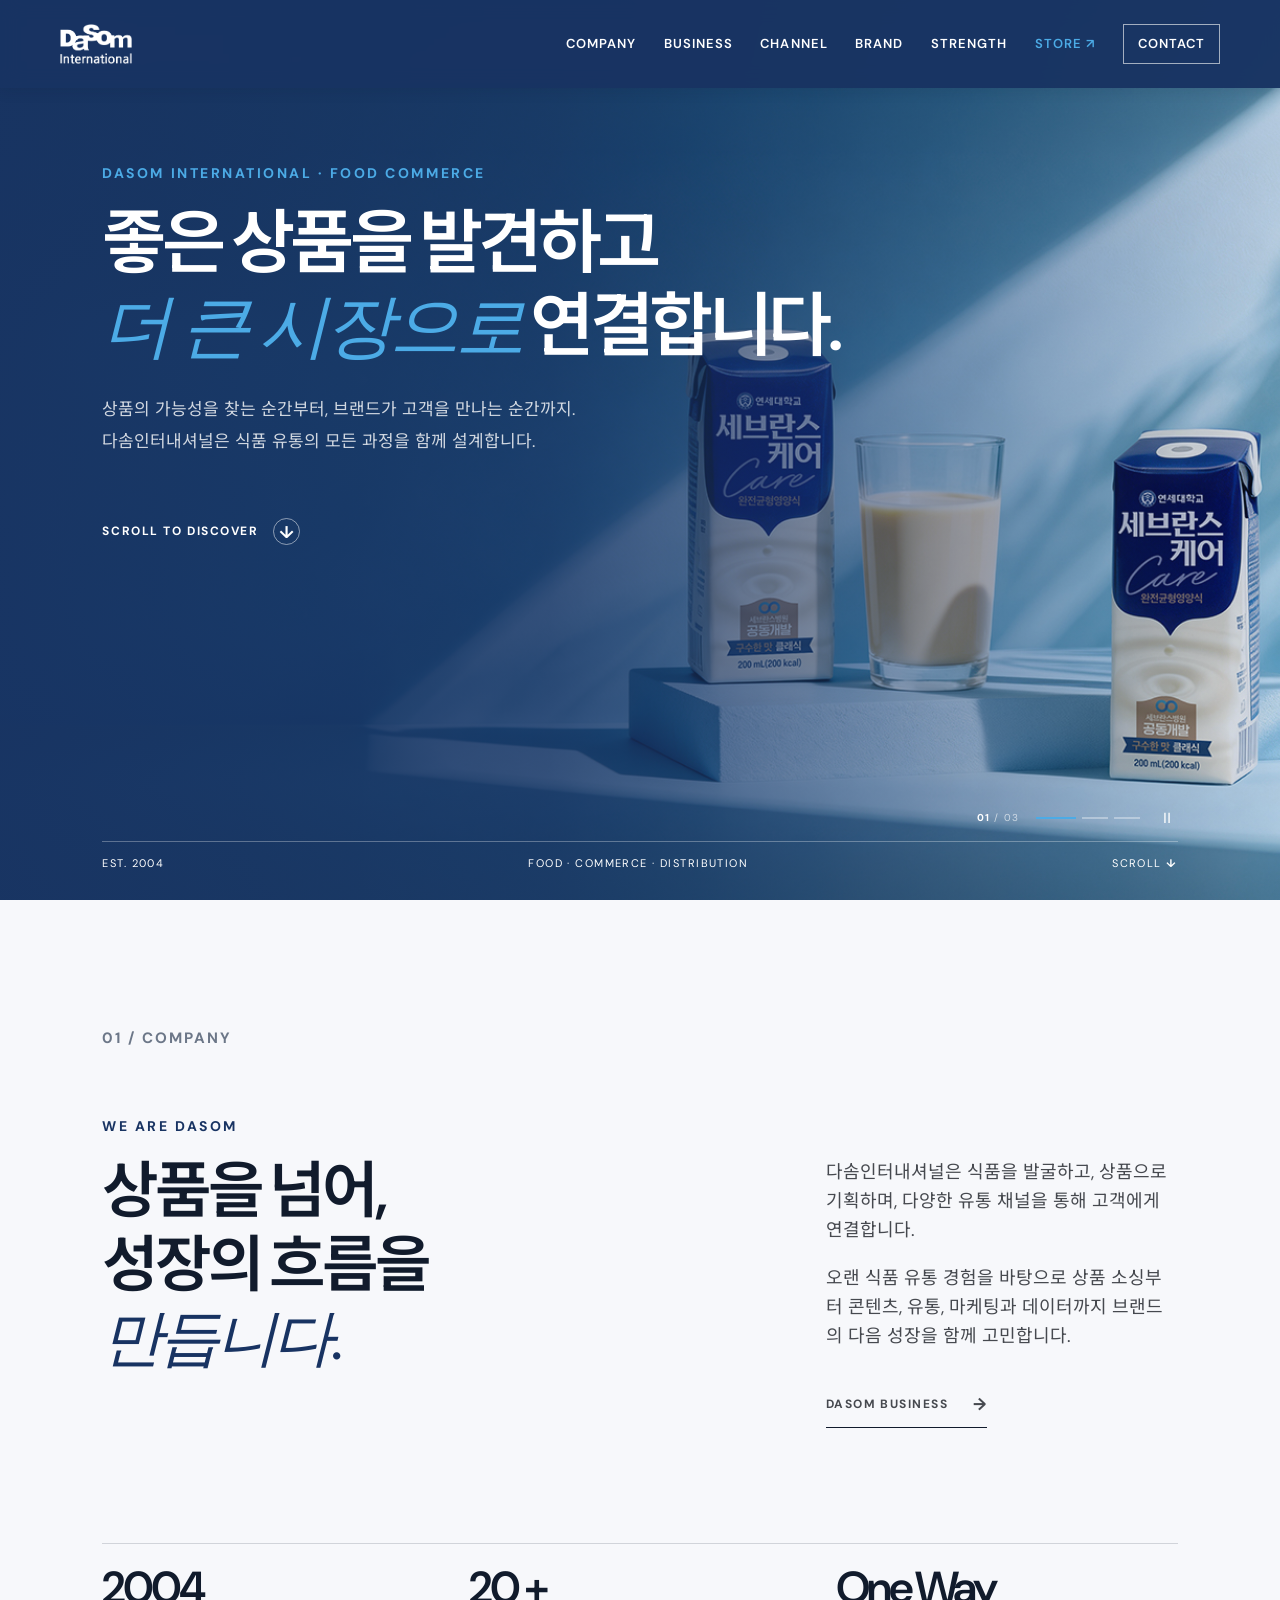
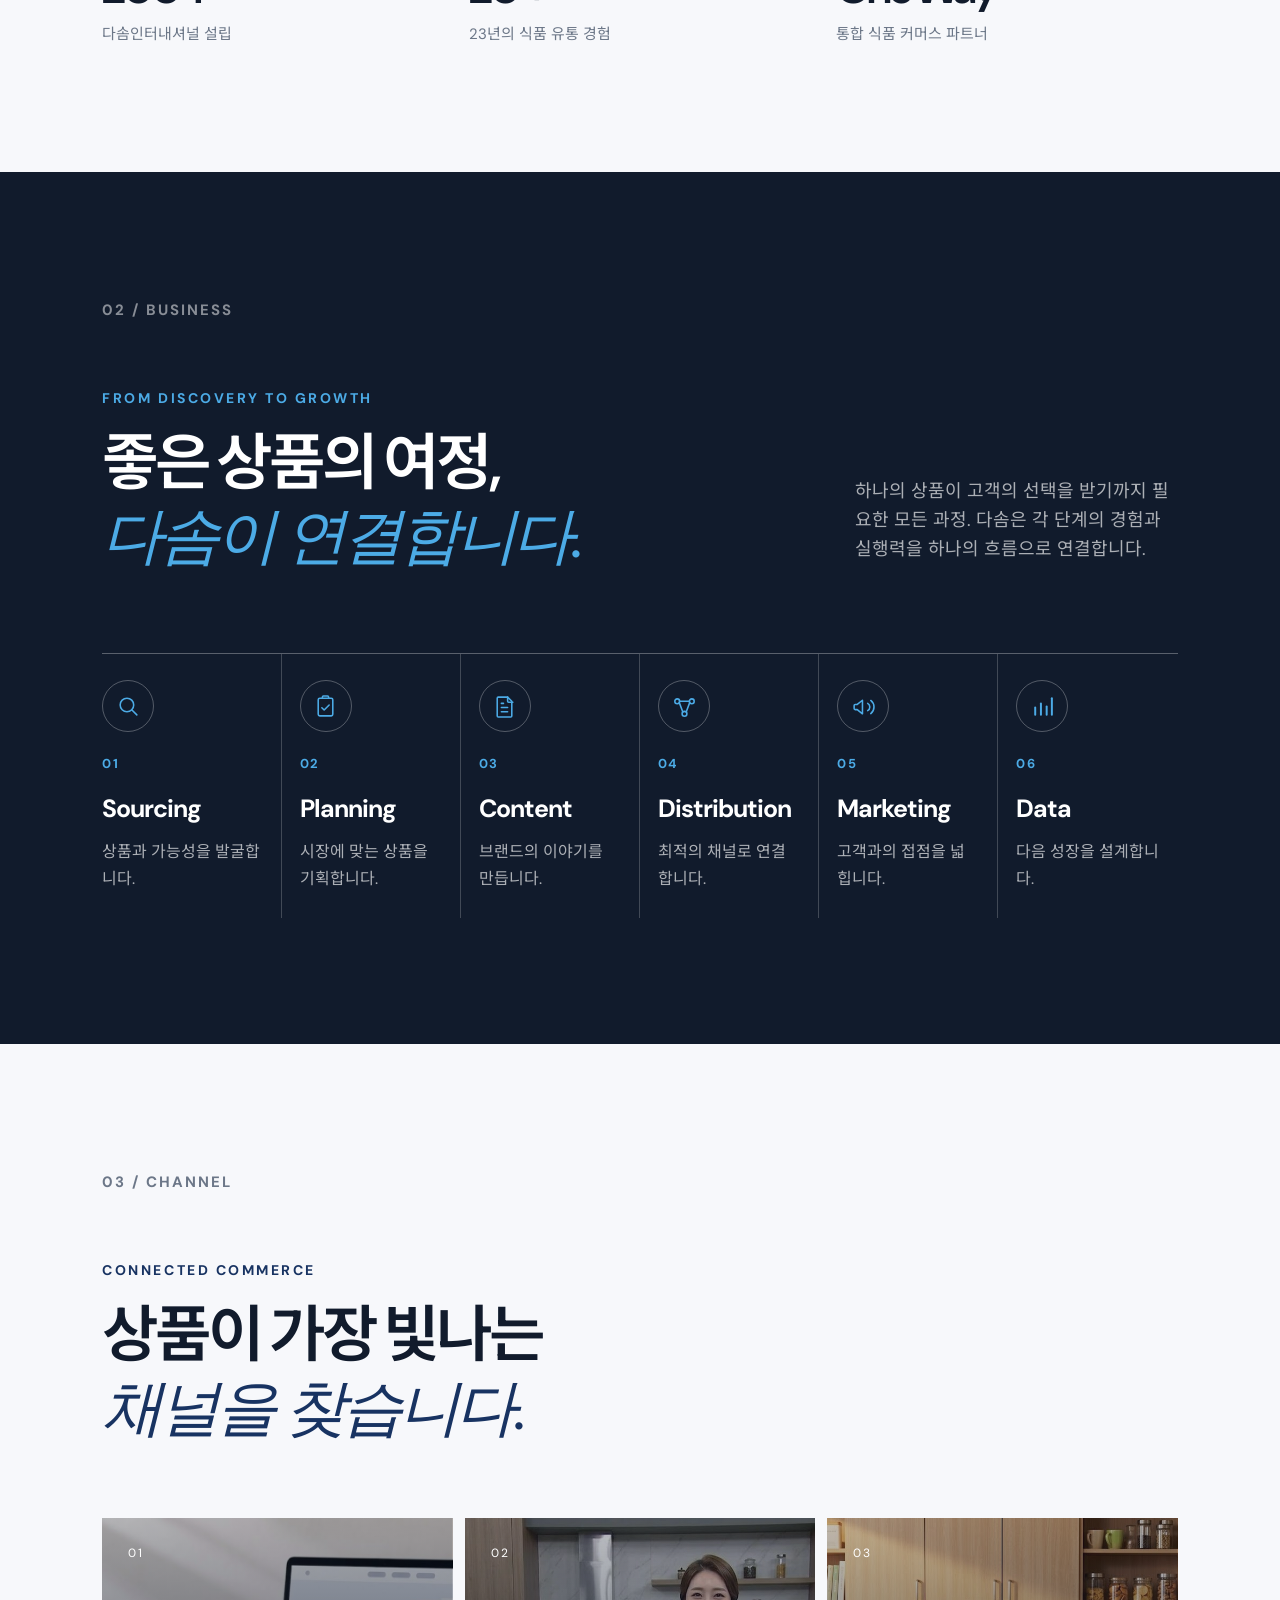
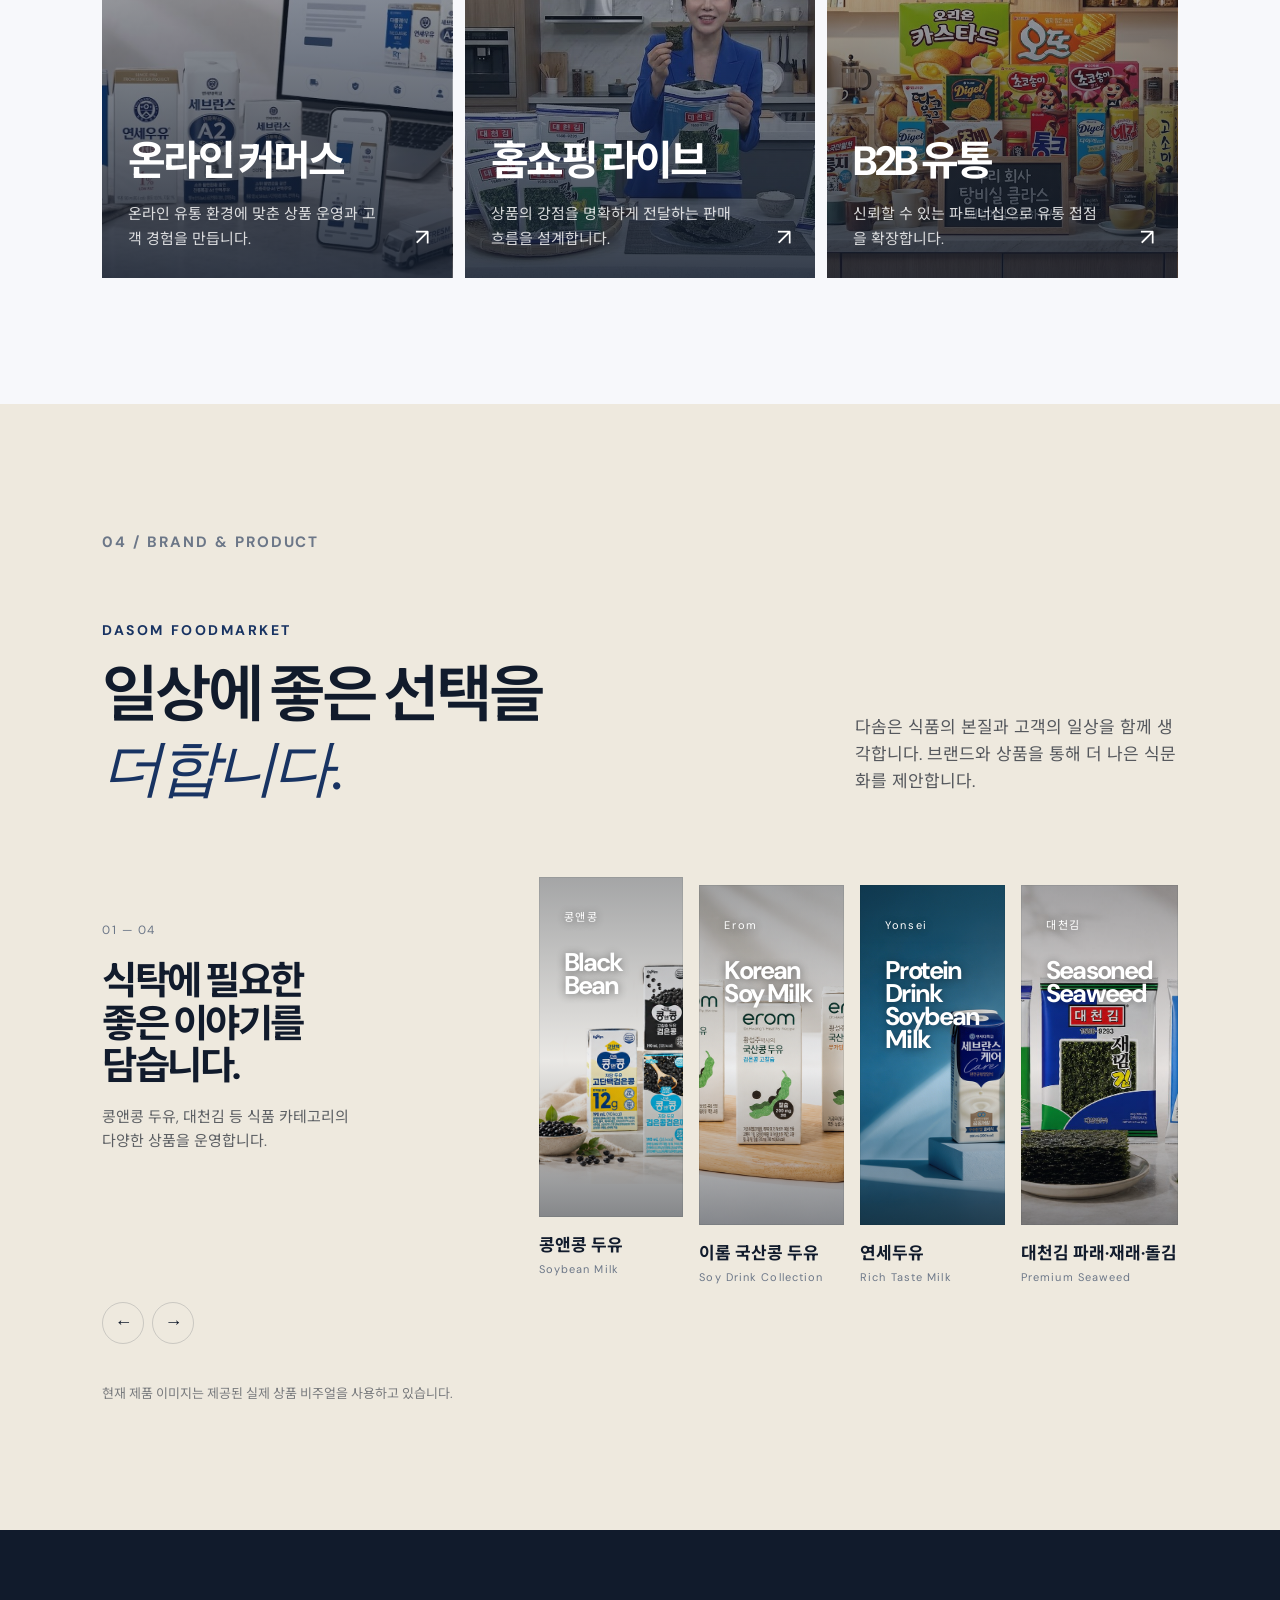
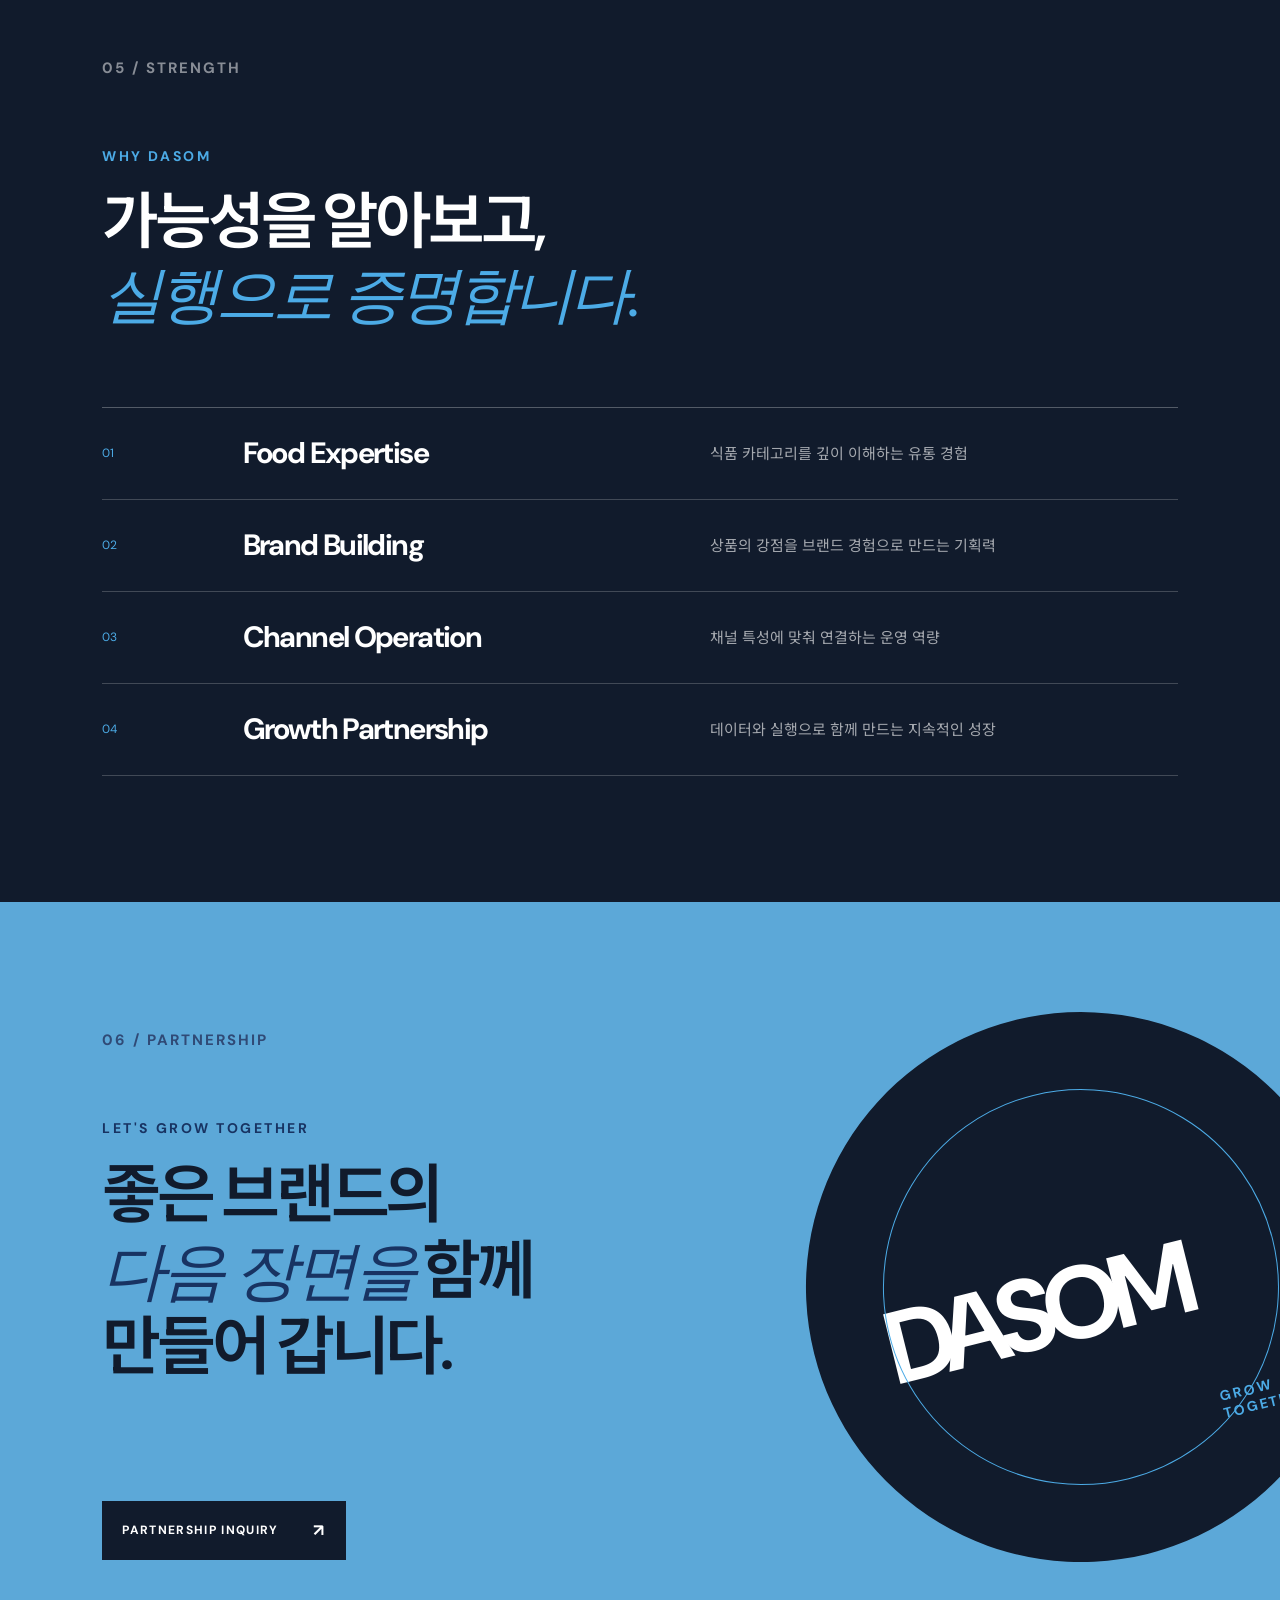
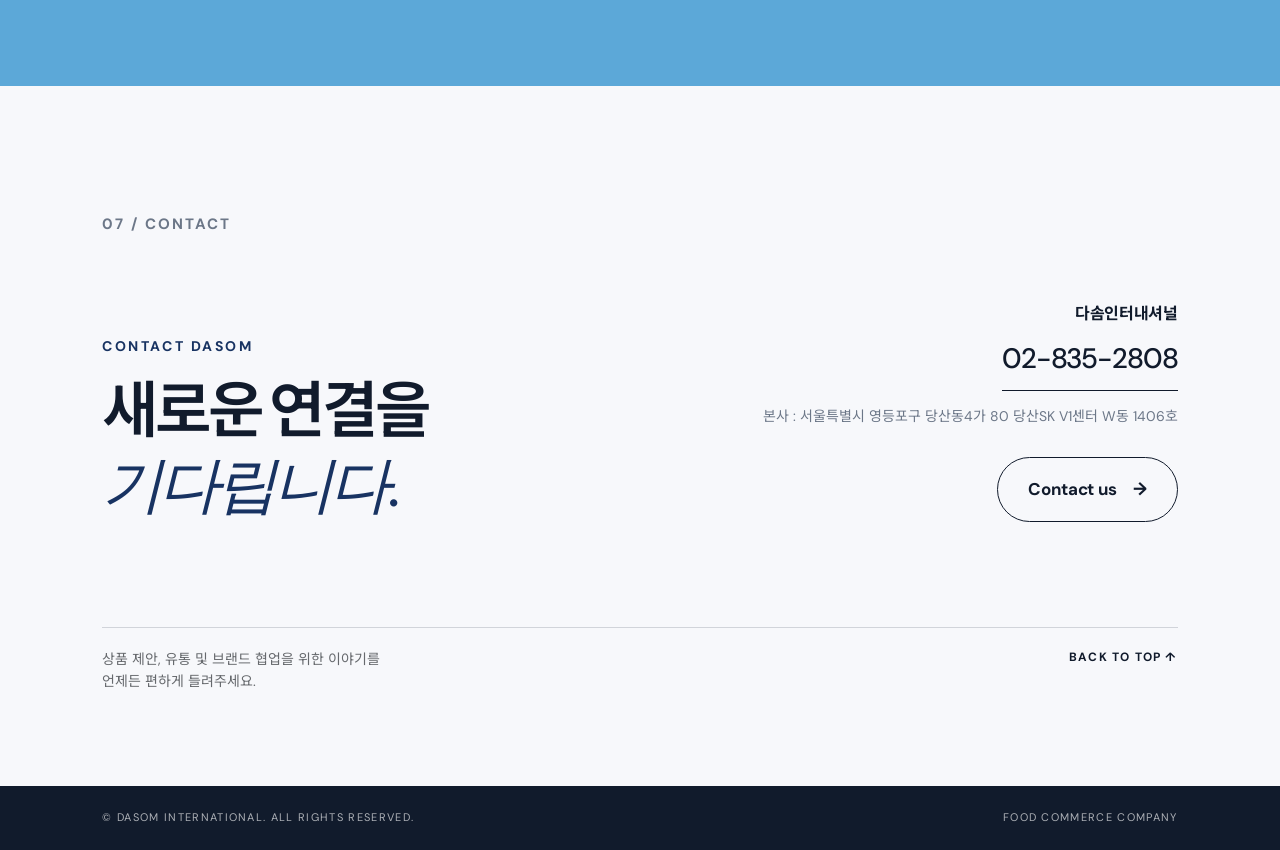
<file: index.html>
<!doctype html>
<html lang="ko">
<head>
  <meta charset="utf-8">
  <meta name="viewport" content="width=device-width, initial-scale=1">
  <meta name="description" content="다솜인터내셔널 — 좋은 상품을 발견하고 더 큰 시장으로 연결합니다.">
  <title>DASOM INTERNATIONAL | Food Commerce</title>
  <link rel="preconnect" href="https://fonts.googleapis.com">
  <link rel="preconnect" href="https://fonts.gstatic.com" crossorigin>
  <link href="https://fonts.googleapis.com/css2?family=DM+Sans:wght@400;500;600;700&family=Noto+Sans+KR:wght@400;500;600;700;800&display=swap" rel="stylesheet">
  <link rel="stylesheet" href="styles.css">
  <link rel="stylesheet" href="header-fix.css">
</head>
<body>
  <a class="skip" href="#main">본문으로 바로가기</a>
  <header class="site-header" id="top">
    <a class="logo" href="index.html" aria-label="DASOM INTERNATIONAL 홈">
      <img class="logo-img logo-default" src="assets/images/logo-white.png" alt="DASOM INTERNATIONAL">
      <img class="logo-img logo-scrolled" src="assets/images/logo-color.png" alt="DASOM INTERNATIONAL">
    </a>
    <button class="menu-toggle" aria-expanded="false" aria-controls="menu"><span></span><span></span><span></span><span class="sr-only">메뉴 열기</span></button>
    <nav id="menu" class="nav" aria-label="주요 메뉴">
      <a href="#company">COMPANY</a><a href="#business">BUSINESS</a><a href="#channel">CHANNEL</a><a href="#brand">BRAND</a><a href="#strength">STRENGTH</a><a href="https://smartstore.naver.com/dasomshop" target="_blank" rel="noopener noreferrer" class="nav-store">STORE ↗</a><a href="#contact" class="nav-contact">CONTACT</a>
    </nav>
  </header>

  <main id="main">
    <section class="hero" aria-labelledby="hero-title">
      <div class="hero-slides" aria-hidden="true">
        <div class="hero-slide active slide-one"></div>
        <div class="hero-slide slide-two"></div>
        <div class="hero-slide slide-three"></div>
      </div>
      <div class="hero-copy">
        <p class="eyebrow light">DASOM INTERNATIONAL · FOOD COMMERCE</p>
        <h1 id="hero-title">좋은 상품을 발견하고<br><em>더 큰 시장으로</em> 연결합니다.</h1>
        <p class="hero-description">상품의 가능성을 찾는 순간부터, 브랜드가 고객을 만나는 순간까지.<br>다솜인터내셔널은 식품 유통의 모든 과정을 함께 설계합니다.</p>
        <a class="round-link" href="#company">SCROLL TO DISCOVER <span>↓</span></a>
      </div>
<!--      
<div class="hero-visual" aria-hidden="true">
        <div class="sun"></div><div class="arch arch-one"></div><div class="arch arch-two"></div>
        <div class="package package-tall"><small>DASOM</small><strong>GOOD<br>FOOD</strong><i></i></div>
        <div class="package package-short"><small>FOOD MARKET</small><strong>DISCOVER<br>MORE</strong></div>
        <div class="leaf leaf-one"></div><div class="leaf leaf-two"></div>
      </div>

-->

      <div class="hero-footer"><span>EST. 2004</span><span>FOOD · COMMERCE · DISTRIBUTION</span><span>SCROLL <b>↓</b></span></div>
      <div class="hero-controls" aria-label="히어로 이미지 제어"><span class="hero-count"><b>01</b> / 03</span><div class="hero-dots"><button class="hero-dot active" aria-label="첫 번째 히어로 보기" aria-current="true"></button><button class="hero-dot" aria-label="두 번째 히어로 보기"></button><button class="hero-dot" aria-label="세 번째 히어로 보기"></button></div><button class="hero-pause" aria-label="자동 전환 일시정지">Ⅱ</button></div>
    </section>

    <section class="company section" id="company">
      <div class="section-label">01 / COMPANY</div>
      <div class="company-grid">
        <div><p class="eyebrow">WE ARE DASOM</p><h2>상품을 넘어,<br>성장의 흐름을<br><em>만듭니다.</em></h2></div>
        <div class="company-text"><p>다솜인터내셔널은 식품을 발굴하고, 상품으로 기획하며, 다양한 유통 채널을 통해 고객에게 연결합니다.</p><p>오랜 식품 유통 경험을 바탕으로 상품 소싱부터 콘텐츠, 유통, 마케팅과 데이터까지 브랜드의 다음 성장을 함께 고민합니다.</p><a class="text-link" href="#business">DASOM BUSINESS <span>→</span></a></div>
      </div>
      <div class="company-stats"><div><strong>2004</strong><span>다솜인터내셔널 설립</span></div><div><strong>20 +</strong><span>23년의 식품 유통 경험</span></div><div><strong>One Way</strong><span>통합 식품 커머스 파트너</span></div></div>
    </section>

    <section class="business section dark" id="business">
      <div class="section-label">02 / BUSINESS</div>
      <div class="business-head"><div><p class="eyebrow light">FROM DISCOVERY TO GROWTH</p><h2>좋은 상품의 여정,<br><em>다솜이 연결합니다.</em></h2></div><p>하나의 상품이 고객의 선택을 받기까지 필요한 모든 과정. 다솜은 각 단계의 경험과 실행력을 하나의 흐름으로 연결합니다.</p></div>
      <div class="flow" aria-label="다솜의 사업 프로세스">
        <article><span class="flow-icon" aria-hidden="true"><svg viewBox="0 0 24 24" fill="none" stroke="currentColor" stroke-width="1.5" stroke-linecap="round" stroke-linejoin="round"><circle cx="10.5" cy="10.5" r="6.5"/><line x1="20" y1="20" x2="15.3" y2="15.3"/></svg></span><b>01</b><h3>Sourcing</h3><p>상품과 가능성을 발굴합니다.</p></article>
        <article><span class="flow-icon" aria-hidden="true"><svg viewBox="0 0 24 24" fill="none" stroke="currentColor" stroke-width="1.5" stroke-linecap="round" stroke-linejoin="round"><rect x="5" y="4" width="14" height="17" rx="1.5"/><path d="M9 4V3a1 1 0 0 1 1-1h4a1 1 0 0 1 1 1v1"/><path d="M8.5 13.2 10.7 15.4 15.5 10.6"/></svg></span><b>02</b><h3>Planning</h3><p>시장에 맞는 상품을 기획합니다.</p></article>
        <article><span class="flow-icon" aria-hidden="true"><svg viewBox="0 0 24 24" fill="none" stroke="currentColor" stroke-width="1.5" stroke-linecap="round" stroke-linejoin="round"><path d="M6 3h9l4 4v14a1 1 0 0 1-1 1H6a1 1 0 0 1-1-1V4a1 1 0 0 1 1-1z"/><path d="M15 3v4a1 1 0 0 0 1 1h4M9 13h6M9 17h6M9 9h2"/></svg></span><b>03</b><h3>Content</h3><p>브랜드의 이야기를 만듭니다.</p></article>
        <article><span class="flow-icon" aria-hidden="true"><svg viewBox="0 0 24 24" fill="none" stroke="currentColor" stroke-width="1.5" stroke-linecap="round" stroke-linejoin="round"><circle cx="5" cy="7" r="2.3"/><circle cx="19" cy="7" r="2.3"/><circle cx="12" cy="19" r="2.3"/><path d="M7 8.3 10.3 17M17 8.3 13.7 17M7.3 7h9.4"/></svg></span><b>04</b><h3>Distribution</h3><p>최적의 채널로 연결합니다.</p></article>
        <article><span class="flow-icon" aria-hidden="true"><svg viewBox="0 0 24 24" fill="none" stroke="currentColor" stroke-width="1.5" stroke-linecap="round" stroke-linejoin="round"><path d="M3 11v3a1 1 0 0 0 1 1h2l5 4V6L6 10H4a1 1 0 0 0-1 1z"/><path d="M16 9a4 4 0 0 1 0 7"/><path d="M19 6.2a8 8 0 0 1 0 12.6"/></svg></span><b>05</b><h3>Marketing</h3><p>고객과의 접점을 넓힙니다.</p></article>
        <article><span class="flow-icon" aria-hidden="true"><svg viewBox="0 0 24 24" fill="none" stroke="currentColor" stroke-width="1.9" stroke-linecap="round" stroke-linejoin="round"><line x1="5" y1="20" x2="5" y2="13"/><line x1="10.5" y1="20" x2="10.5" y2="9"/><line x1="16" y1="20" x2="16" y2="12"/><line x1="21" y1="20" x2="21" y2="4"/></svg></span><b>06</b><h3>Data</h3><p>다음 성장을 설계합니다.</p></article>
      </div>
    </section>

    <section class="channel section" id="channel">
      <div class="section-label">03 / CHANNEL</div>
      <div class="channel-intro"><p class="eyebrow">CONNECTED COMMERCE</p><h2>상품이 가장 빛나는<br><em>채널을 찾습니다.</em></h2></div>
      <div class="channel-grid"><article class="channel-card card-green"><span>01</span><h3>온라인 커머스</h3><p>온라인 유통 환경에 맞춘 상품 운영과 고객 경험을 만듭니다.</p><i>↗</i></article><article class="channel-card card-cream"><span>02</span><h3>홈쇼핑 라이브</h3><p>상품의 강점을 명확하게 전달하는 판매 흐름을 설계합니다.</p><i>↗</i></article><article class="channel-card card-ink"><span>03</span><h3>B2B 유통</h3><p>신뢰할 수 있는 파트너십으로 유통 접점을 확장합니다.</p><i>↗</i></article></div>
    </section>

    <section class="brand section" id="brand">
      <div class="section-label">04 / BRAND & PRODUCT</div>
      <div class="brand-heading"><div><p class="eyebrow">DASOM FOODMARKET</p><h2>일상에 좋은 선택을<br><em>더합니다.</em></h2></div><p>다솜은 식품의 본질과 고객의 일상을 함께 생각합니다. 브랜드와 상품을 통해 더 나은 식문화를 제안합니다.</p></div>
      <div class="product-stage">
        <div class="product-copy"><span class="product-number">01 — 04</span><h3>식탁에 필요한<br>좋은 이야기를<br>담습니다.</h3><p>콩앤콩 두유, 대천김 등 식품 카테고리의 다양한 상품을 운영합니다.</p><a class="store-link" href="https://smartstore.naver.com/dasomshop" target="_blank" rel="noopener noreferrer">다솜 스마트스토어 바로가기 <span>↗</span></a><div class="stage-controls"><button class="stage-prev" aria-label="이전 상품">←</button><button class="stage-next" aria-label="다음 상품">→</button></div></div>
        <div class="products" aria-live="polite"><article class="product-item active"><div class="product-art soy"><span>콩앤콩</span><b>Black<br>Bean</b><i></i></div><h4>콩앤콩 두유</h4><p>Soybean Milk</p></article><article class="product-item"><div class="product-art erom-product"><span>Erom</span><b>Korean<br>Soy Milk</b><i></i></div><h4>이롬 국산콩 두유</h4><p>Soy Drink Collection</p></article><article class="product-item"><div class="product-art milk-product"><span>Yonsei</span><b>Protein Drink<br>Soybean Milk</b><i></i></div><h4>연세두유</h4><p>Rich Taste Milk</p></article><article class="product-item"><div class="product-art gim-product"><span>대천김</span><b>Seasoned<br>Seaweed</b><i></i></div><h4>대천김 파래·재래·돌김</h4><p>Premium Seaweed</p></article></div>
      </div>
      <p class="asset-note">현재 제품 이미지는 제공된 실제 상품 비주얼을 사용하고 있습니다.</p>
    </section>

    <section class="strength section dark" id="strength">
      <div class="section-label">05 / STRENGTH</div>
      <div class="strength-top"><p class="eyebrow light">WHY DASOM</p><h2>가능성을 알아보고,<br><em>실행으로 증명합니다.</em></h2></div>
      <div class="strength-list"><article><span>01</span><h3>Food Expertise</h3><p>식품 카테고리를 깊이 이해하는 유통 경험</p></article><article><span>02</span><h3>Brand Building</h3><p>상품의 강점을 브랜드 경험으로 만드는 기획력</p></article><article><span>03</span><h3>Channel Operation</h3><p>채널 특성에 맞춰 연결하는 운영 역량</p></article><article><span>04</span><h3>Growth Partnership</h3><p>데이터와 실행으로 함께 만드는 지속적인 성장</p></article></div>
    </section>

    <section class="partnership section" id="partnership">
      <div class="section-label">06 / PARTNERSHIP</div>
      <div class="partnership-inner"><p class="eyebrow">LET'S GROW TOGETHER</p><h2>좋은 브랜드의<br><em>다음 장면을</em> 함께<br>만들어 갑니다.</h2><p>새로운 상품, 브랜드, 유통에 관한 이야기를 들려주세요.<br>다솜은 좋은 가능성이 더 멀리 갈 수 있도록 함께합니다.</p><a class="button" href="contact.html">PARTNERSHIP INQUIRY <span>↗</span></a></div>
      <div class="partner-orb" aria-hidden="true"><span>DASOM</span><i></i><b>GROW<br>TOGETHER</b></div>
    </section>

    <section class="contact section" id="contact">
      <div class="section-label">07 / CONTACT</div>
      <div class="contact-main"><div><p class="eyebrow">CONTACT DASOM</p><h2>새로운 연결을<br><em>기다립니다.</em></h2></div><div class="contact-details"><p class="contact-company">다솜인터내셔널</p><a class="contact-email" href="tel:0283528808">02-835-2808</a><p class="contact-address">본사 : 서울특별시 영등포구 당산동4가 80 당산SK V1센터 W동 1406호</p><a href="contact.html" class="contact-cta">Contact us <span>→</span></a></div></div>
      <div class="contact-bottom"><p>상품 제안, 유통 및 브랜드 협업을 위한 이야기를<br>언제든 편하게 들려주세요.</p><a href="#top" class="back-top">BACK TO TOP ↑</a></div>
    </section>
  </main>
  <footer><span>© DASOM INTERNATIONAL. ALL RIGHTS RESERVED.</span><span>FOOD COMMERCE COMPANY</span></footer>
  <script src="script.js"></script>
</body>
</html>
</file>
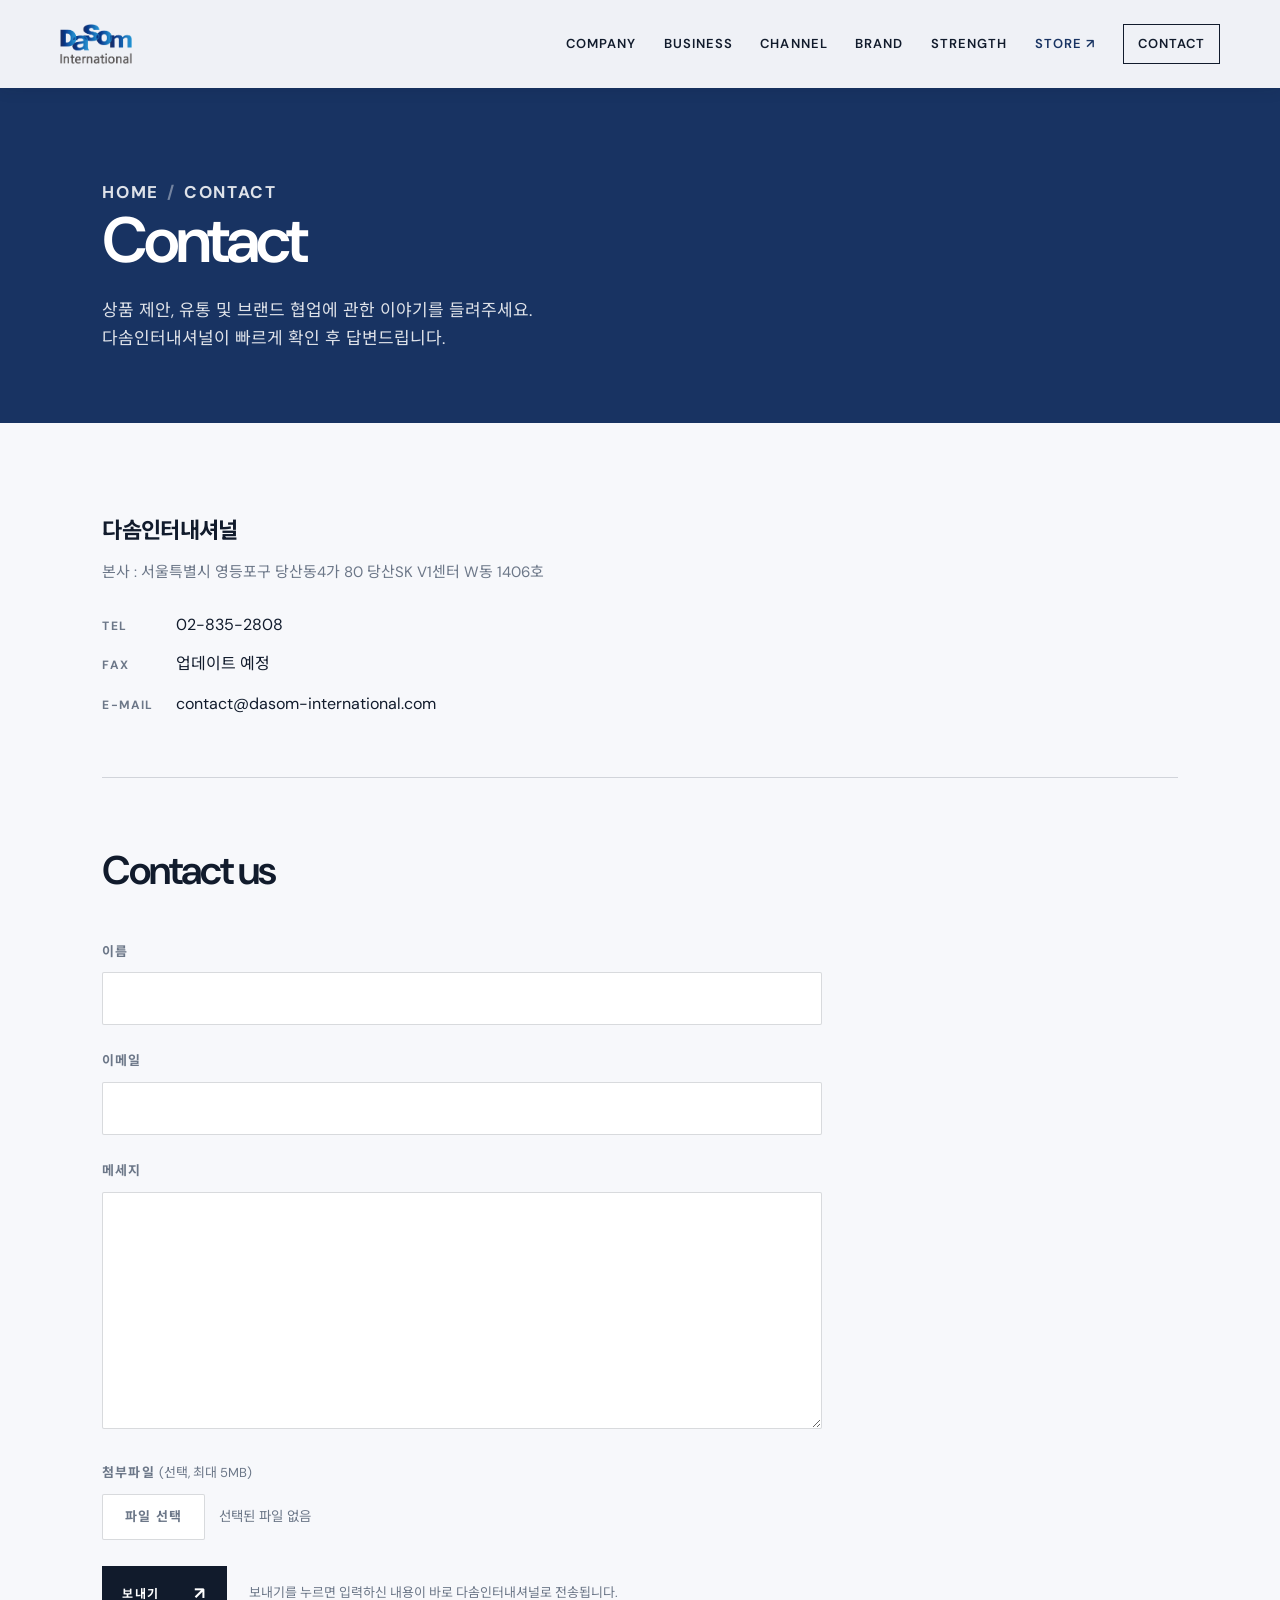
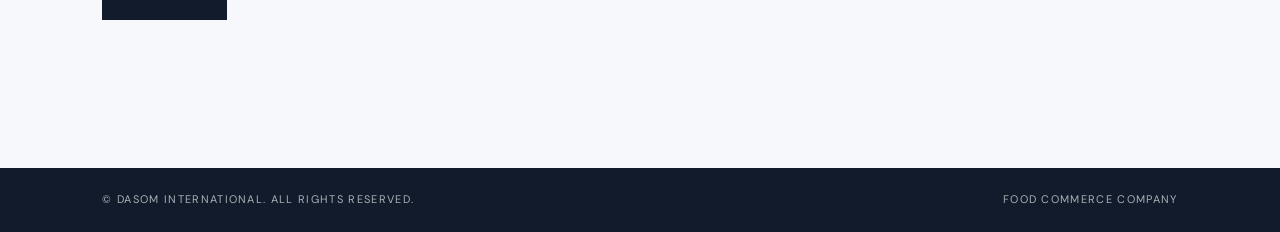
<file: contact.html>
<!doctype html>
<html lang="ko">
<head>
  <meta charset="utf-8">
  <meta name="viewport" content="width=device-width, initial-scale=1">
  <meta name="description" content="다솜인터내셔널 — 상품 제안, 유통 및 브랜드 협업 문의.">
  <title>CONTACT | DASOM INTERNATIONAL</title>
  <link rel="preconnect" href="https://fonts.googleapis.com">
  <link rel="preconnect" href="https://fonts.gstatic.com" crossorigin>
  <link href="https://fonts.googleapis.com/css2?family=DM+Sans:wght@400;500;600;700&family=Noto+Sans+KR:wght@400;500;600;700;800&display=swap" rel="stylesheet">
  <link rel="stylesheet" href="styles.css">
  <link rel="stylesheet" href="header-fix.css">
  <link rel="stylesheet" href="contact.css">
</head>
<body class="inner-page">
  <a class="skip" href="#main">본문으로 바로가기</a>
  <header class="site-header scrolled" id="top">
    <a class="logo" href="index.html" aria-label="DASOM INTERNATIONAL 홈">
      <img class="logo-img logo-default" src="assets/images/logo-white.png" alt="DASOM INTERNATIONAL">
      <img class="logo-img logo-scrolled" src="assets/images/logo-color.png" alt="DASOM INTERNATIONAL">
    </a>
    <button class="menu-toggle" aria-expanded="false" aria-controls="menu"><span></span><span></span><span></span><span class="sr-only">메뉴 열기</span></button>
    <nav id="menu" class="nav" aria-label="주요 메뉴">
      <a href="index.html#company">COMPANY</a><a href="index.html#business">BUSINESS</a><a href="index.html#channel">CHANNEL</a><a href="index.html#brand">BRAND</a><a href="index.html#strength">STRENGTH</a><a href="https://smartstore.naver.com/dasomshop" target="_blank" rel="noopener noreferrer" class="nav-store">STORE ↗</a><a href="contact.html" class="nav-contact" aria-current="page">CONTACT</a>
    </nav>
  </header>

  <main id="main">
    <section class="page-banner">
      <div class="page-banner-inner">
        <p class="crumb"><a href="index.html">HOME</a><span>/</span>CONTACT</p>
        <h1>Contact</h1>
        <p>상품 제안, 유통 및 브랜드 협업에 관한 이야기를 들려주세요.<br>다솜인터내셔널이 빠르게 확인 후 답변드립니다.</p>
      </div>
    </section>

    <section class="contact-page section">
      <div class="contact-info-grid">
        <div class="contact-info-block">
          <h3>다솜인터내셔널</h3>
          <p class="placeholder-note">본사 : 서울특별시 영등포구 당산동4가 80 당산SK V1센터 W동 1406호</p>
        </div>
        <dl class="contact-info-list">
          <div><dt>TEL</dt><dd>02-835-2808</dd></div>
          <div><dt>FAX</dt><dd>업데이트 예정</dd></div>
          <div><dt>E-MAIL</dt><dd id="contact-email-display">contact@dasom-international.com</dd></div>
        </dl>
      </div>

      <div class="contact-form-wrap">
        <h2>Contact us</h2>
        <form id="contact-form" novalidate enctype="multipart/form-data">
          <input type="hidden" name="access_key" value="YOUR_WEB3FORMS_ACCESS_KEY">
          <input type="hidden" name="subject" value="다솜인터내셔널 웹사이트 문의">
          <input type="hidden" name="from_name" value="DASOM 홈페이지 문의 폼">
          <input type="checkbox" name="botcheck" style="display:none" tabindex="-1" autocomplete="off">
          <div class="form-row">
            <label for="cf-name">이름</label>
            <input id="cf-name" name="name" type="text" required autocomplete="name">
          </div>
          <div class="form-row">
            <label for="cf-email">이메일</label>
            <input id="cf-email" name="email" type="email" required autocomplete="email">
          </div>
          <div class="form-row">
            <label for="cf-message">메세지</label>
            <textarea id="cf-message" name="message" rows="8" required></textarea>
          </div>
          <div class="form-row">
            <label for="cf-file">첨부파일 <span class="form-optional">(선택, 최대 5MB)</span></label>
            <div class="file-field">
              <input id="cf-file" name="attachment" type="file" accept=".jpg,.jpeg,.png,.pdf,.doc,.docx,.xls,.xlsx,.zip">
              <label for="cf-file" class="file-field-btn">파일 선택</label>
              <span class="file-field-name" id="cf-file-name">선택된 파일 없음</span>
            </div>
          </div>
          <div class="form-submit-row">
            <button class="button" type="submit">보내기 <span>↗</span></button>
            <p class="form-note">보내기를 누르면 입력하신 내용이 바로 다솜인터내셔널로 전송됩니다.</p>
          </div>
          <p class="form-status" id="cf-status" role="status" aria-live="polite"></p>
        </form>
      </div>
    </section>
  </main>
  <footer><span>© DASOM INTERNATIONAL. ALL RIGHTS RESERVED.</span><span>FOOD COMMERCE COMPANY</span></footer>
  <script src="script.js"></script>
  <script src="contact-form.js"></script>
</body>
</html>
</file>
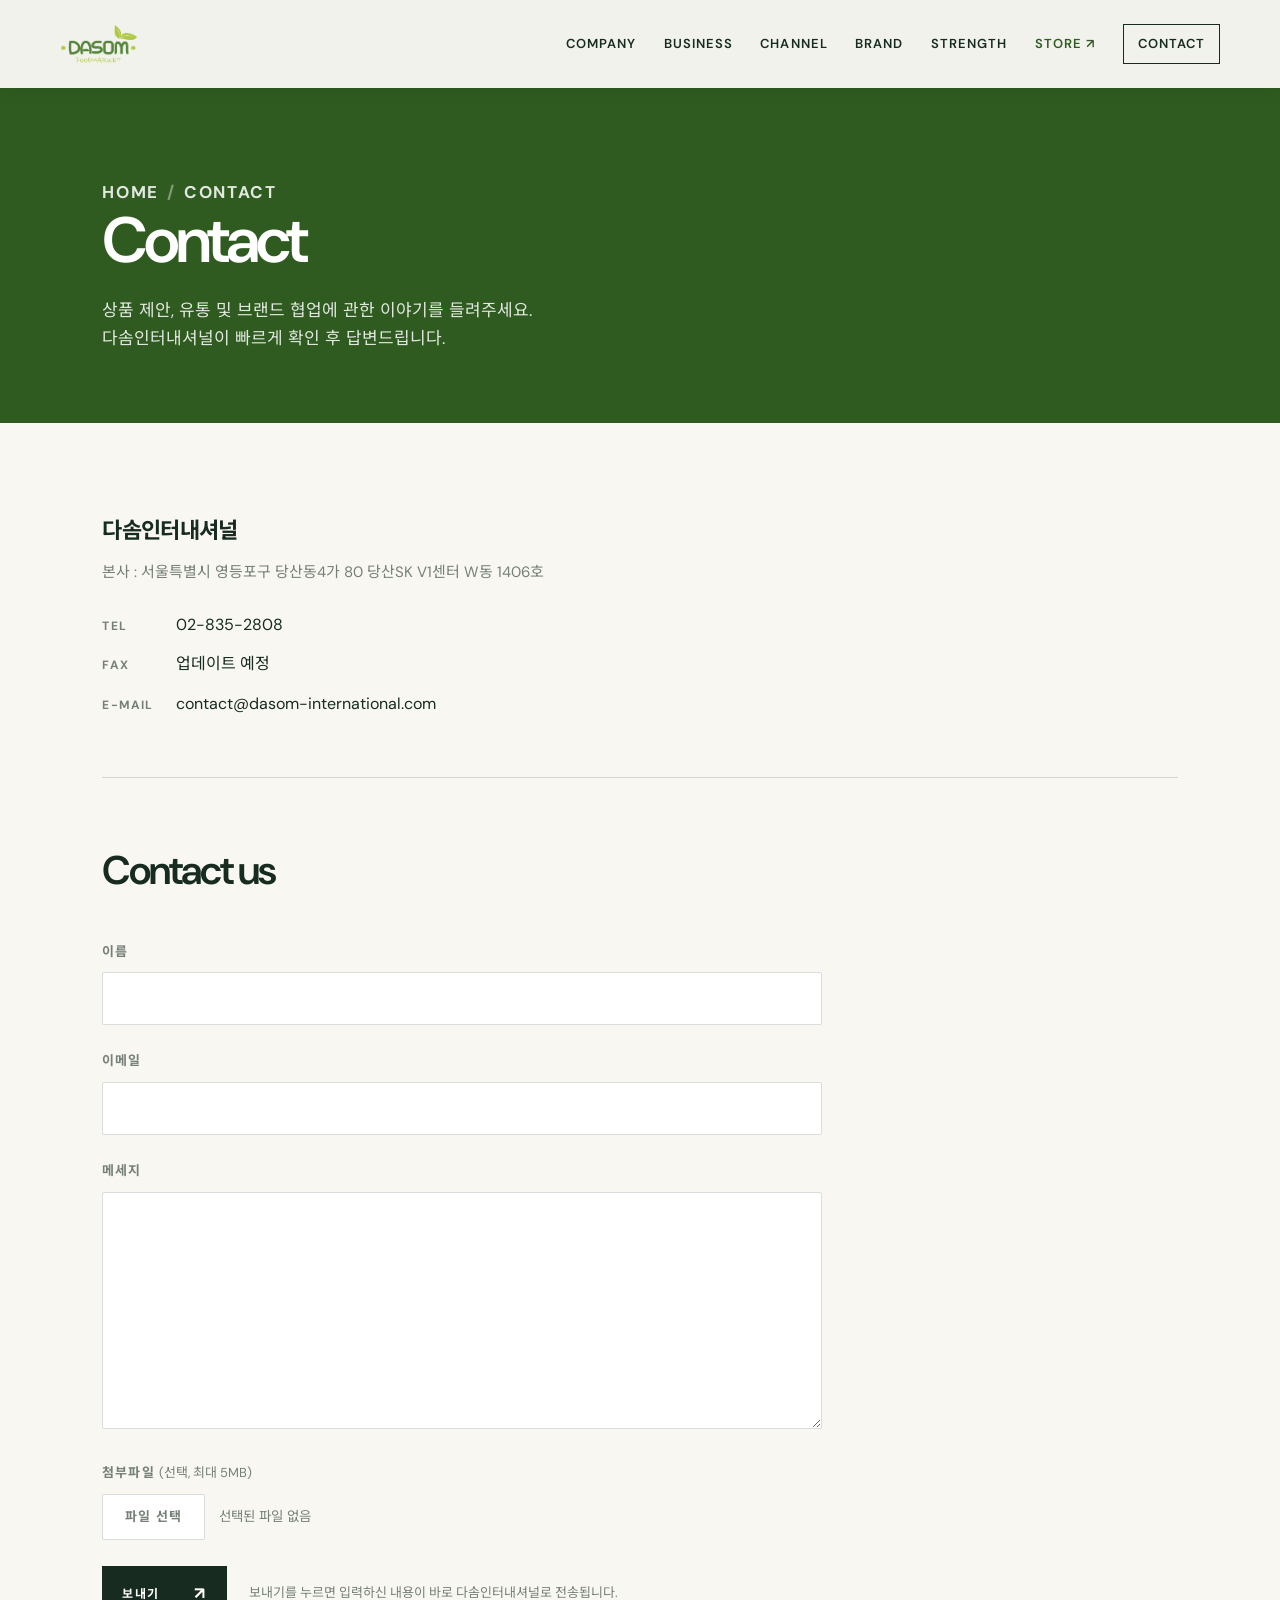
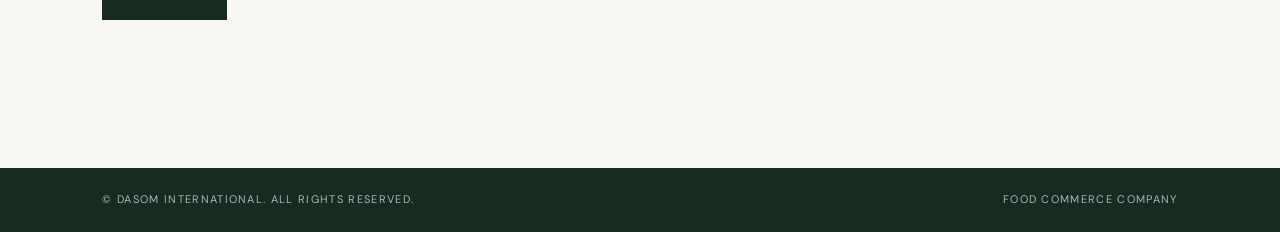
<file: contact_02.html>
<!doctype html>
<html lang="ko">
<head>
  <meta charset="utf-8">
  <meta name="viewport" content="width=device-width, initial-scale=1">
  <meta name="description" content="다솜인터내셔널 — 상품 제안, 유통 및 브랜드 협업 문의.">
  <title>CONTACT | DASOM INTERNATIONAL</title>
  <link rel="preconnect" href="https://fonts.googleapis.com">
  <link rel="preconnect" href="https://fonts.gstatic.com" crossorigin>
  <link href="https://fonts.googleapis.com/css2?family=DM+Sans:wght@400;500;600;700&family=Noto+Sans+KR:wght@400;500;600;700;800&display=swap" rel="stylesheet">
  <link rel="stylesheet" href="styles_02.css">
  <link rel="stylesheet" href="header-fix_02.css">
  <link rel="stylesheet" href="contact_02.css">
</head>
<body class="inner-page">
  <a class="skip" href="#main">본문으로 바로가기</a>
  <header class="site-header scrolled" id="top">
    <a class="logo" href="index_02.html" aria-label="DASOM INTERNATIONAL 홈">
      <img class="logo-img logo-default" src="assets/images/logo-white_02.png" alt="DASOM INTERNATIONAL">
      <img class="logo-img logo-scrolled" src="assets/images/logo-color_02.png" alt="DASOM INTERNATIONAL">
    </a>
    <button class="menu-toggle" aria-expanded="false" aria-controls="menu"><span></span><span></span><span></span><span class="sr-only">메뉴 열기</span></button>
    <nav id="menu" class="nav" aria-label="주요 메뉴">
      <a href="index_02.html#company">COMPANY</a><a href="index_02.html#business">BUSINESS</a><a href="index_02.html#channel">CHANNEL</a><a href="index_02.html#brand">BRAND</a><a href="index_02.html#strength">STRENGTH</a><a href="https://smartstore.naver.com/dasomshop" target="_blank" rel="noopener noreferrer" class="nav-store">STORE ↗</a><a href="contact_02.html" class="nav-contact" aria-current="page">CONTACT</a>
    </nav>
  </header>

  <main id="main">
    <section class="page-banner">
      <div class="page-banner-inner">
        <p class="crumb"><a href="index_02.html">HOME</a><span>/</span>CONTACT</p>
        <h1>Contact</h1>
        <p>상품 제안, 유통 및 브랜드 협업에 관한 이야기를 들려주세요.<br>다솜인터내셔널이 빠르게 확인 후 답변드립니다.</p>
      </div>
    </section>

    <section class="contact-page section">
      <div class="contact-info-grid">
        <div class="contact-info-block">
          <h3>다솜인터내셔널</h3>
          <p class="placeholder-note">본사 : 서울특별시 영등포구 당산동4가 80 당산SK V1센터 W동 1406호</p>
        </div>
        <dl class="contact-info-list">
          <div><dt>TEL</dt><dd>02-835-2808</dd></div>
          <div><dt>FAX</dt><dd>업데이트 예정</dd></div>
          <div><dt>E-MAIL</dt><dd id="contact-email-display">contact@dasom-international.com</dd></div>
        </dl>
      </div>

      <div class="contact-form-wrap">
        <h2>Contact us</h2>
        <form id="contact-form" novalidate enctype="multipart/form-data">
          <input type="hidden" name="access_key" value="YOUR_WEB3FORMS_ACCESS_KEY">
          <input type="hidden" name="subject" value="다솜인터내셔널 웹사이트 문의">
          <input type="hidden" name="from_name" value="DASOM 홈페이지 문의 폼">
          <input type="checkbox" name="botcheck" style="display:none" tabindex="-1" autocomplete="off">
          <div class="form-row">
            <label for="cf-name">이름</label>
            <input id="cf-name" name="name" type="text" required autocomplete="name">
          </div>
          <div class="form-row">
            <label for="cf-email">이메일</label>
            <input id="cf-email" name="email" type="email" required autocomplete="email">
          </div>
          <div class="form-row">
            <label for="cf-message">메세지</label>
            <textarea id="cf-message" name="message" rows="8" required></textarea>
          </div>
          <div class="form-row">
            <label for="cf-file">첨부파일 <span class="form-optional">(선택, 최대 5MB)</span></label>
            <div class="file-field">
              <input id="cf-file" name="attachment" type="file" accept=".jpg,.jpeg,.png,.pdf,.doc,.docx,.xls,.xlsx,.zip">
              <label for="cf-file" class="file-field-btn">파일 선택</label>
              <span class="file-field-name" id="cf-file-name">선택된 파일 없음</span>
            </div>
          </div>
          <div class="form-submit-row">
            <button class="button" type="submit">보내기 <span>↗</span></button>
            <p class="form-note">보내기를 누르면 입력하신 내용이 바로 다솜인터내셔널로 전송됩니다.</p>
          </div>
          <p class="form-status" id="cf-status" role="status" aria-live="polite"></p>
        </form>
      </div>
    </section>
  </main>
  <footer><span>© DASOM INTERNATIONAL. ALL RIGHTS RESERVED.</span><span>FOOD COMMERCE COMPANY</span></footer>
  <script src="script_02.js"></script>
  <script src="contact-form.js"></script>
</body>
</html>
</file>
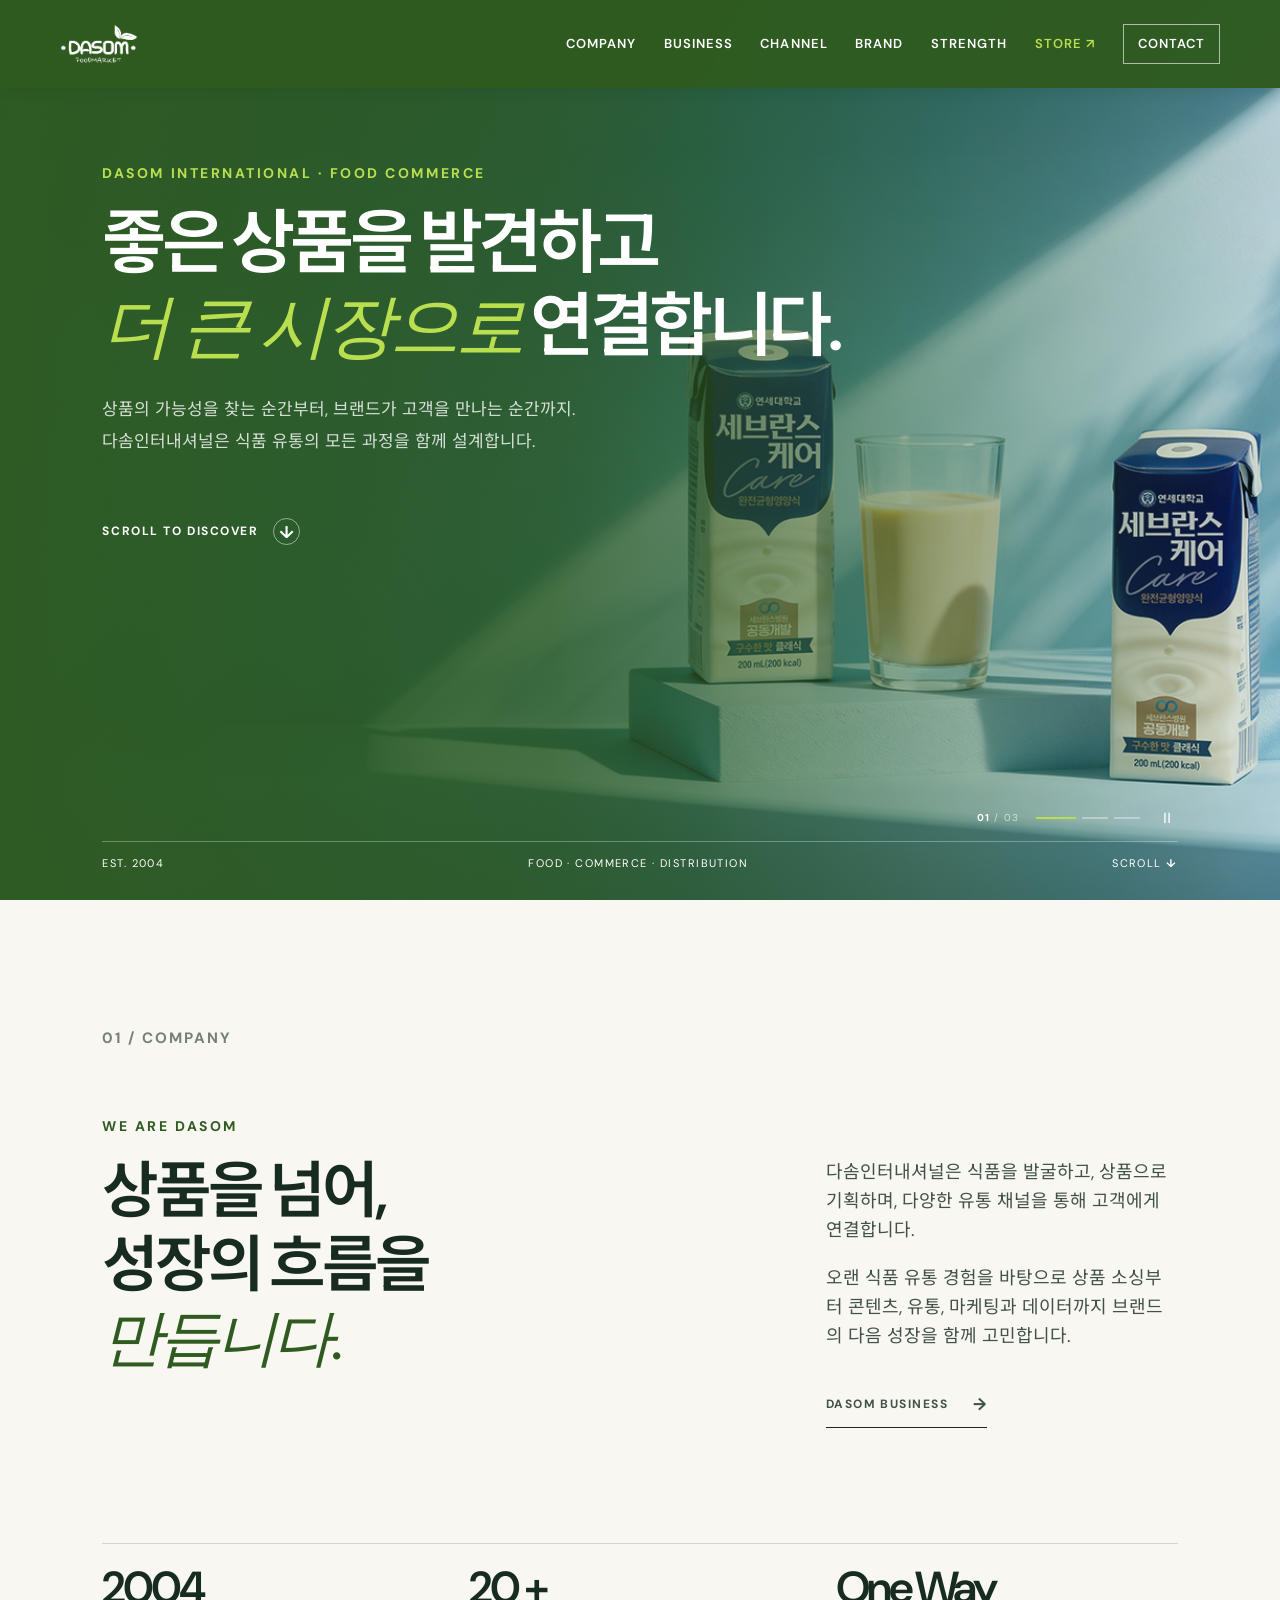
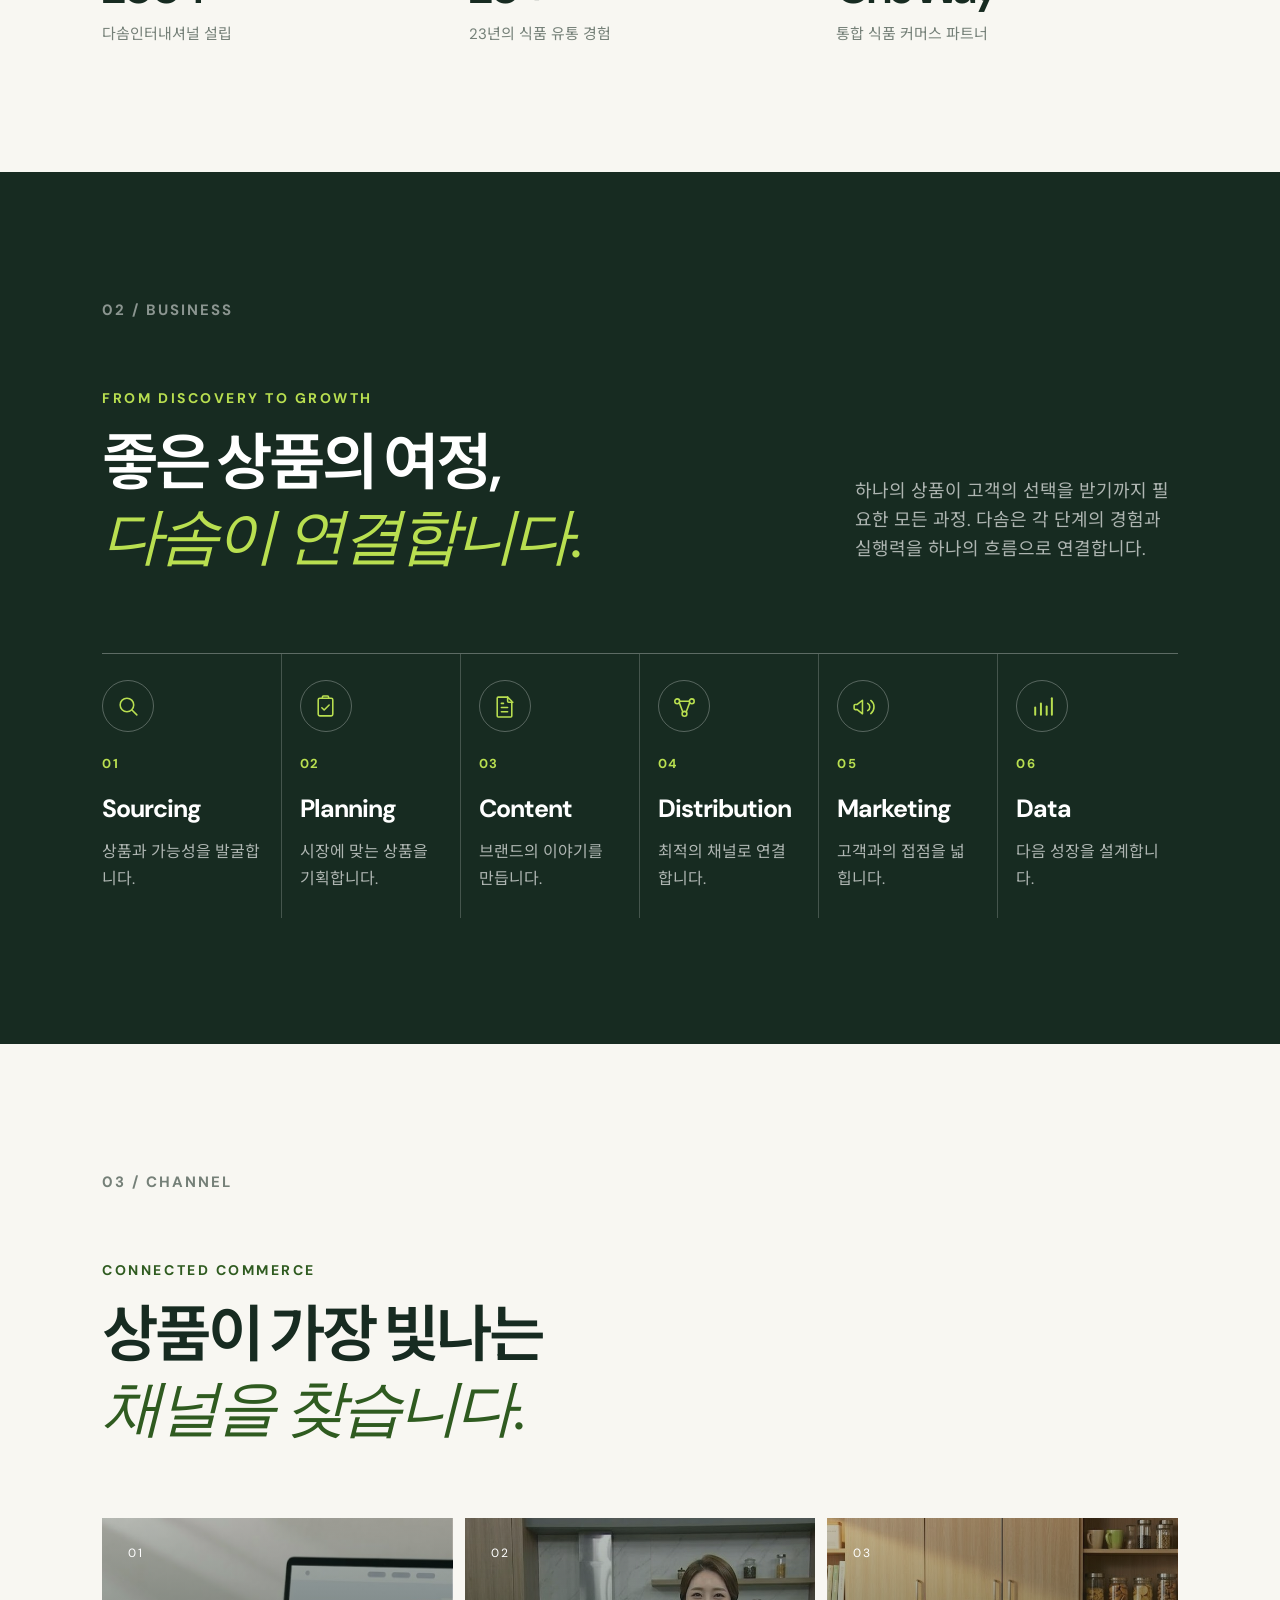
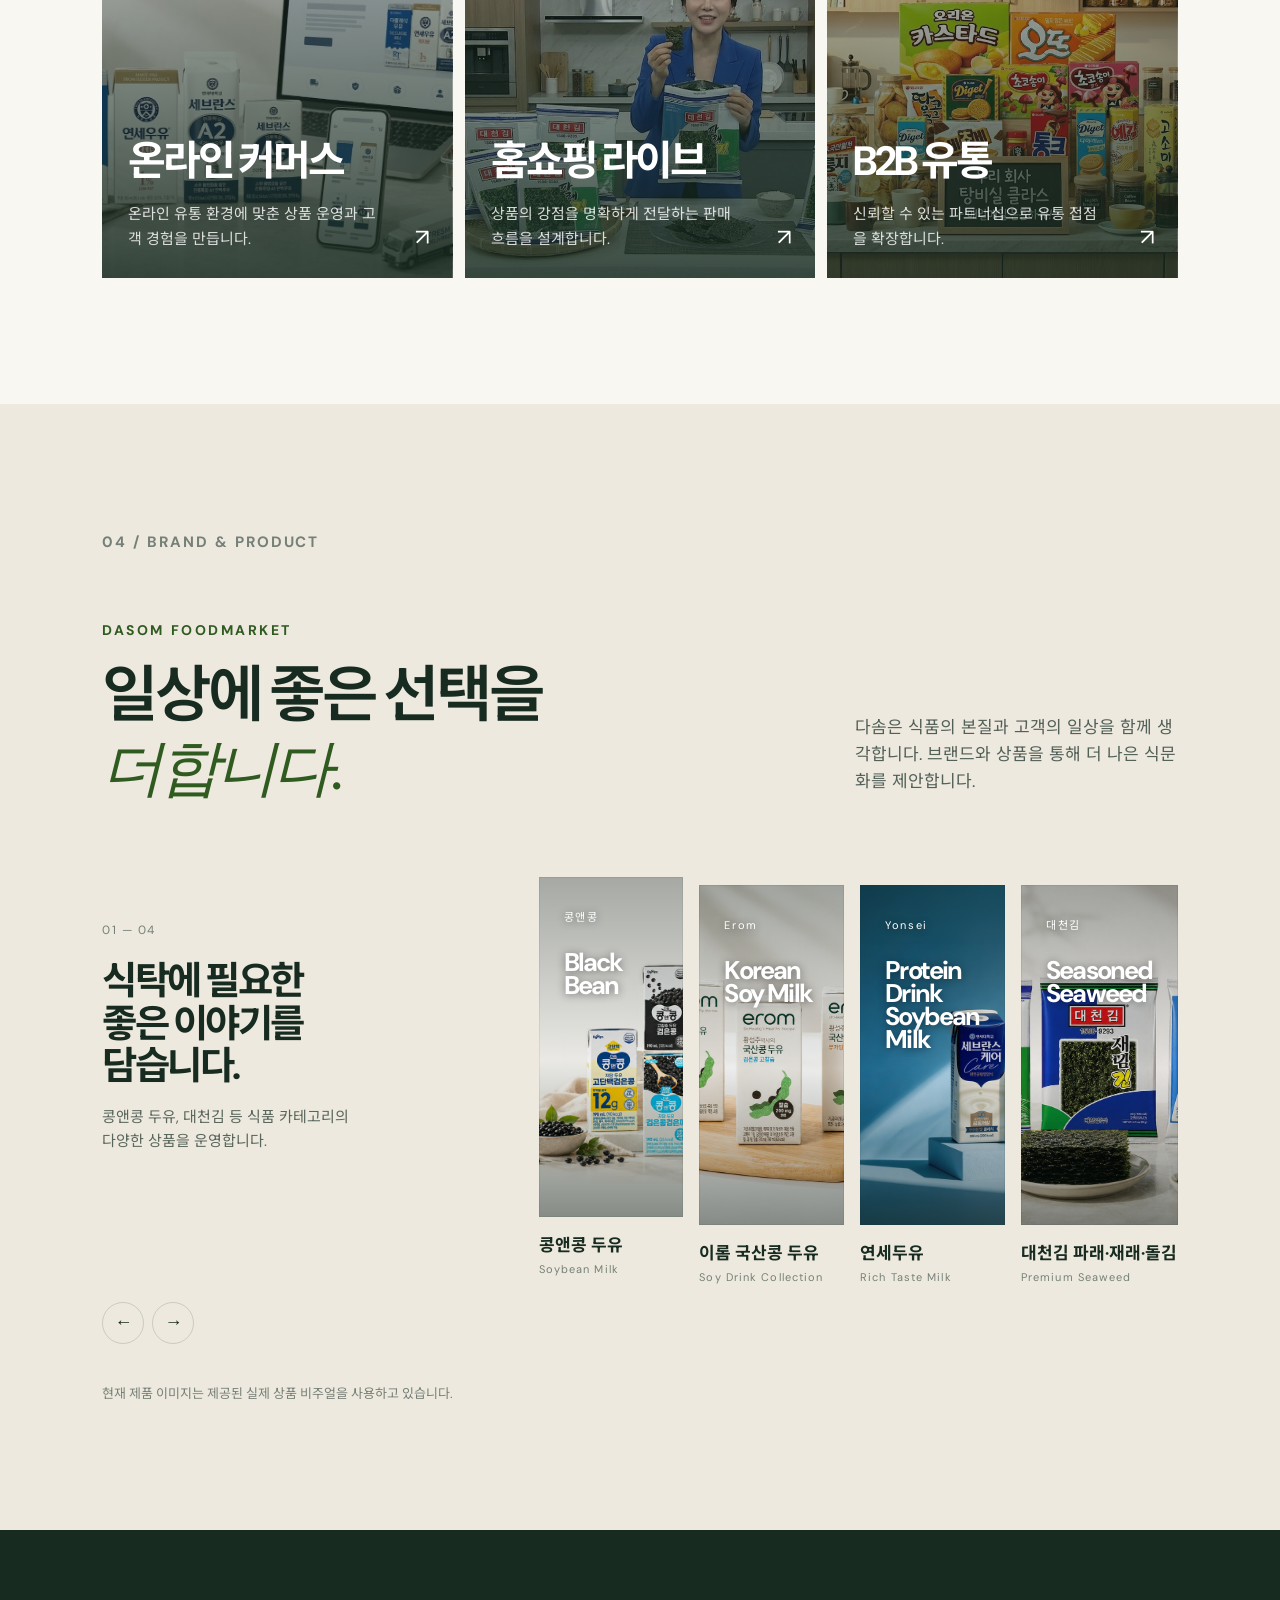
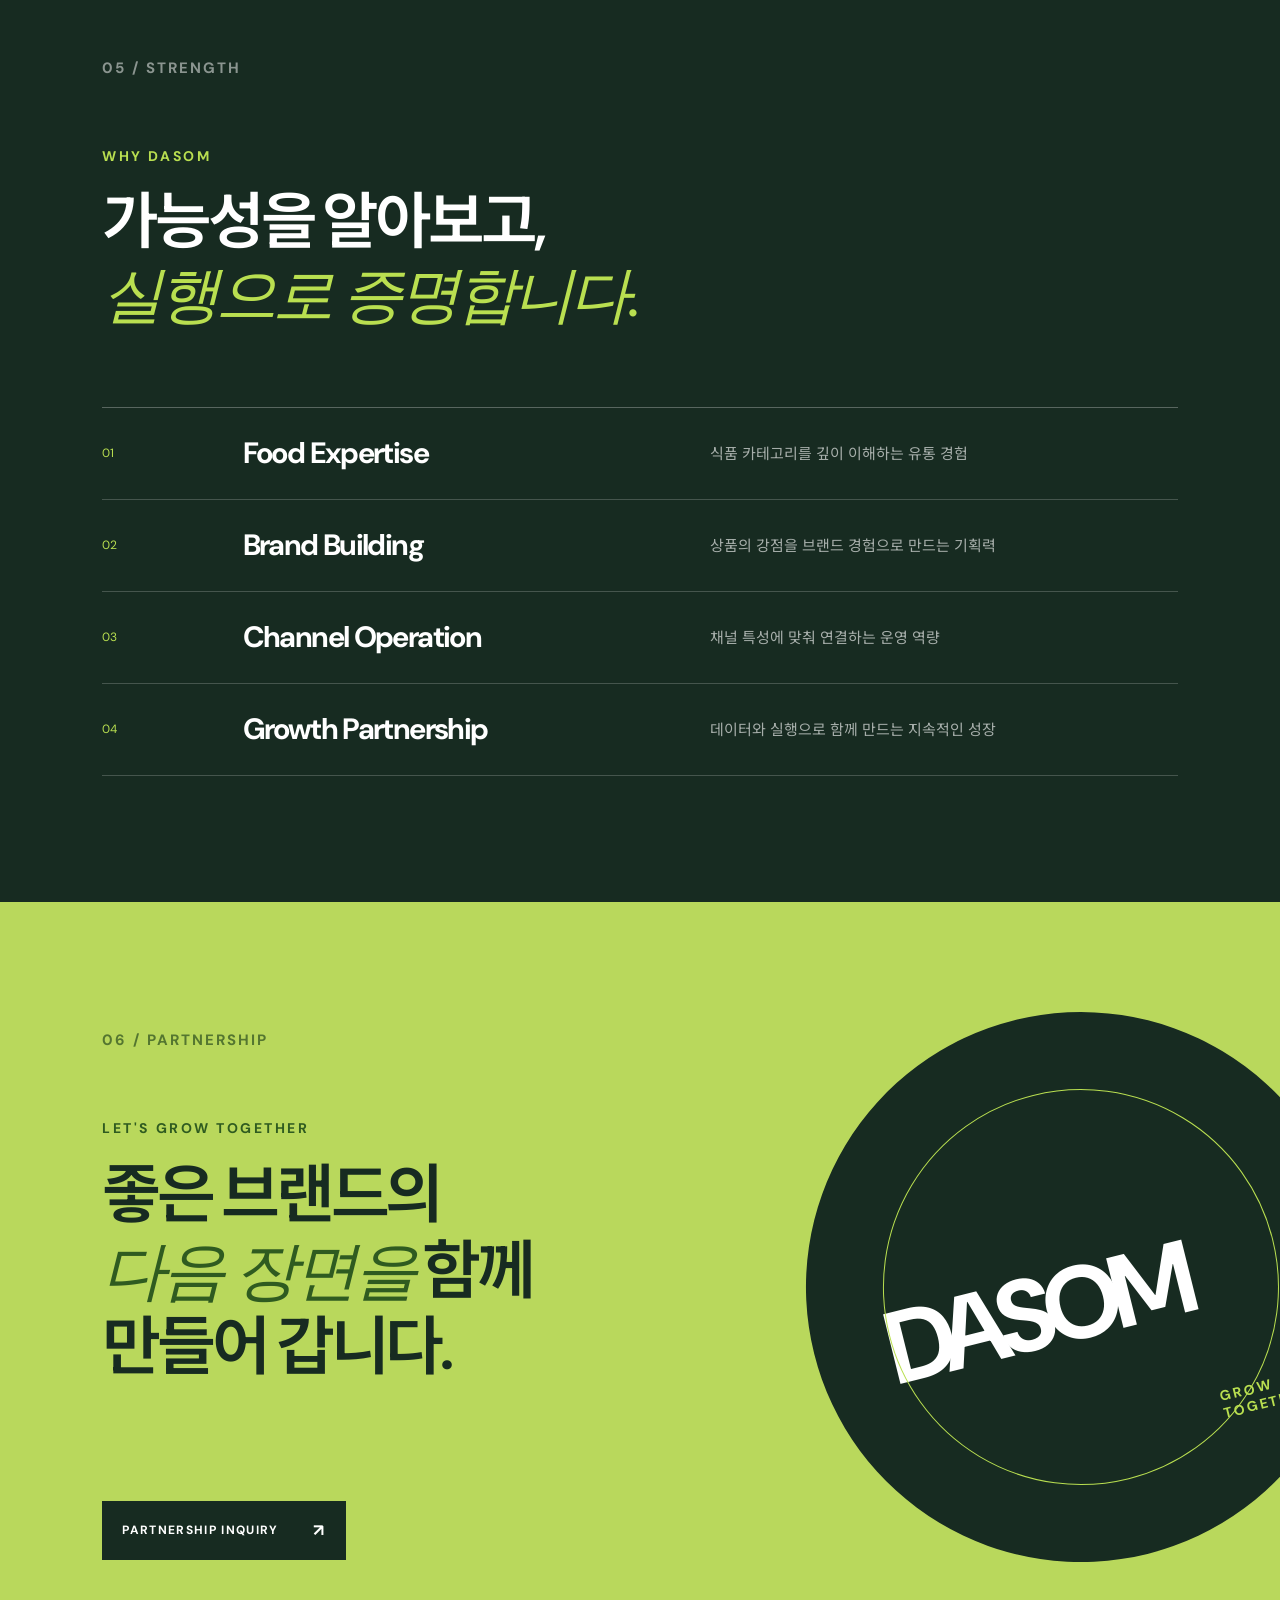
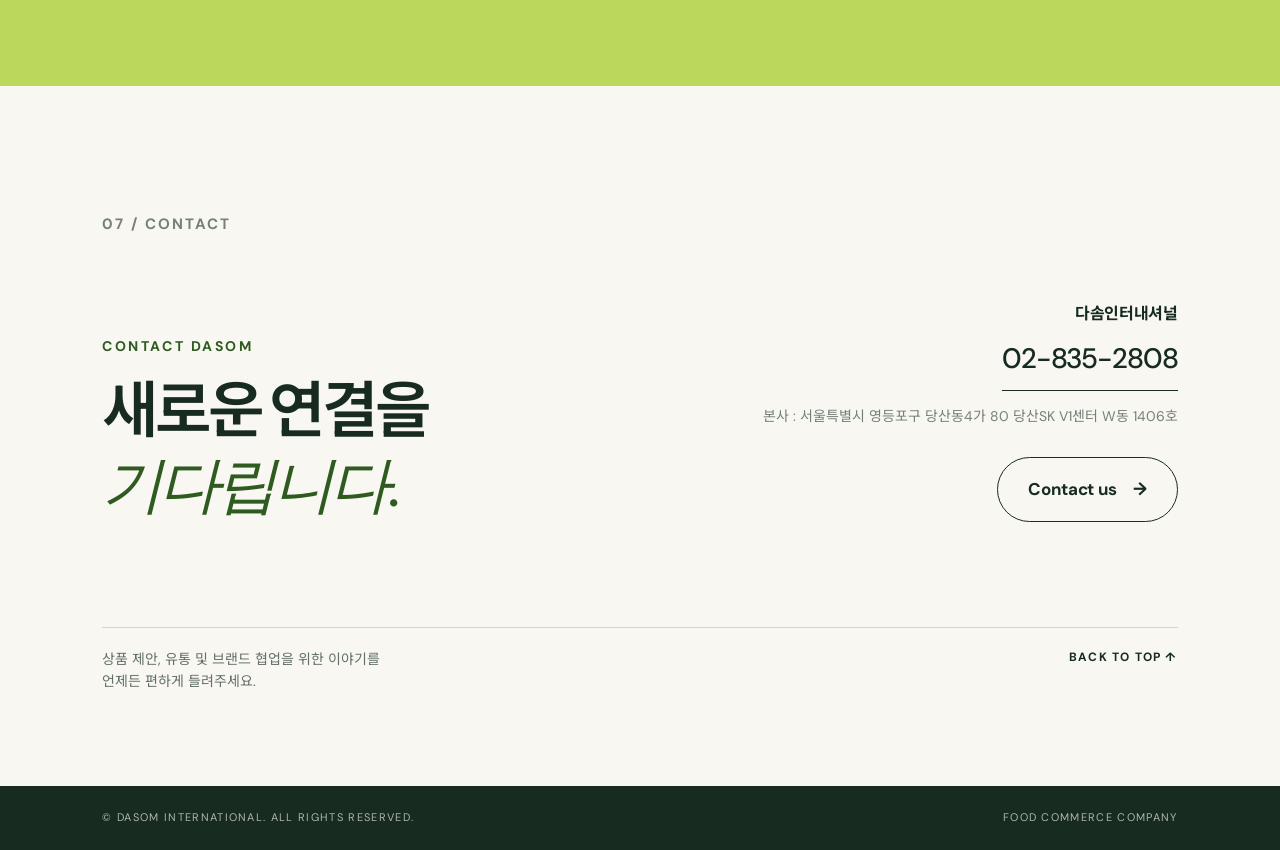
<file: index_02.html>
<!doctype html>
<html lang="ko">
<head>
  <meta charset="utf-8">
  <meta name="viewport" content="width=device-width, initial-scale=1">
  <meta name="description" content="다솜인터내셔널 — 좋은 상품을 발견하고 더 큰 시장으로 연결합니다.">
  <title>DASOM INTERNATIONAL | Food Commerce</title>
  <link rel="preconnect" href="https://fonts.googleapis.com">
  <link rel="preconnect" href="https://fonts.gstatic.com" crossorigin>
  <link href="https://fonts.googleapis.com/css2?family=DM+Sans:wght@400;500;600;700&family=Noto+Sans+KR:wght@400;500;600;700;800&display=swap" rel="stylesheet">
  <link rel="stylesheet" href="styles_02.css">
  <link rel="stylesheet" href="header-fix_02.css">
</head>
<body>
  <a class="skip" href="#main">본문으로 바로가기</a>
  <header class="site-header" id="top">
    <a class="logo" href="index_02.html" aria-label="DASOM INTERNATIONAL 홈">
      <img class="logo-img logo-default" src="assets/images/logo-white_02.png" alt="DASOM INTERNATIONAL">
      <img class="logo-img logo-scrolled" src="assets/images/logo-color_02.png" alt="DASOM INTERNATIONAL">
    </a>
    <button class="menu-toggle" aria-expanded="false" aria-controls="menu"><span></span><span></span><span></span><span class="sr-only">메뉴 열기</span></button>
    <nav id="menu" class="nav" aria-label="주요 메뉴">
      <a href="#company">COMPANY</a><a href="#business">BUSINESS</a><a href="#channel">CHANNEL</a><a href="#brand">BRAND</a><a href="#strength">STRENGTH</a><a href="https://smartstore.naver.com/dasomshop" target="_blank" rel="noopener noreferrer" class="nav-store">STORE ↗</a><a href="#contact" class="nav-contact">CONTACT</a>
    </nav>
  </header>

  <main id="main">
    <section class="hero" aria-labelledby="hero-title">
      <div class="hero-slides" aria-hidden="true">
        <div class="hero-slide active slide-one"></div>
        <div class="hero-slide slide-two"></div>
        <div class="hero-slide slide-three"></div>
      </div>
      <div class="hero-copy">
        <p class="eyebrow light">DASOM INTERNATIONAL · FOOD COMMERCE</p>
        <h1 id="hero-title">좋은 상품을 발견하고<br><em>더 큰 시장으로</em> 연결합니다.</h1>
        <p class="hero-description">상품의 가능성을 찾는 순간부터, 브랜드가 고객을 만나는 순간까지.<br>다솜인터내셔널은 식품 유통의 모든 과정을 함께 설계합니다.</p>
        <a class="round-link" href="#company">SCROLL TO DISCOVER <span>↓</span></a>
      </div>
<!--      
<div class="hero-visual" aria-hidden="true">
        <div class="sun"></div><div class="arch arch-one"></div><div class="arch arch-two"></div>
        <div class="package package-tall"><small>DASOM</small><strong>GOOD<br>FOOD</strong><i></i></div>
        <div class="package package-short"><small>FOOD MARKET</small><strong>DISCOVER<br>MORE</strong></div>
        <div class="leaf leaf-one"></div><div class="leaf leaf-two"></div>
      </div>

-->

      <div class="hero-footer"><span>EST. 2004</span><span>FOOD · COMMERCE · DISTRIBUTION</span><span>SCROLL <b>↓</b></span></div>
      <div class="hero-controls" aria-label="히어로 이미지 제어"><span class="hero-count"><b>01</b> / 03</span><div class="hero-dots"><button class="hero-dot active" aria-label="첫 번째 히어로 보기" aria-current="true"></button><button class="hero-dot" aria-label="두 번째 히어로 보기"></button><button class="hero-dot" aria-label="세 번째 히어로 보기"></button></div><button class="hero-pause" aria-label="자동 전환 일시정지">Ⅱ</button></div>
    </section>

    <section class="company section" id="company">
      <div class="section-label">01 / COMPANY</div>
      <div class="company-grid">
        <div><p class="eyebrow">WE ARE DASOM</p><h2>상품을 넘어,<br>성장의 흐름을<br><em>만듭니다.</em></h2></div>
        <div class="company-text"><p>다솜인터내셔널은 식품을 발굴하고, 상품으로 기획하며, 다양한 유통 채널을 통해 고객에게 연결합니다.</p><p>오랜 식품 유통 경험을 바탕으로 상품 소싱부터 콘텐츠, 유통, 마케팅과 데이터까지 브랜드의 다음 성장을 함께 고민합니다.</p><a class="text-link" href="#business">DASOM BUSINESS <span>→</span></a></div>
      </div>
      <div class="company-stats"><div><strong>2004</strong><span>다솜인터내셔널 설립</span></div><div><strong>20 +</strong><span>23년의 식품 유통 경험</span></div><div><strong>One Way</strong><span>통합 식품 커머스 파트너</span></div></div>
    </section>

    <section class="business section dark" id="business">
      <div class="section-label">02 / BUSINESS</div>
      <div class="business-head"><div><p class="eyebrow light">FROM DISCOVERY TO GROWTH</p><h2>좋은 상품의 여정,<br><em>다솜이 연결합니다.</em></h2></div><p>하나의 상품이 고객의 선택을 받기까지 필요한 모든 과정. 다솜은 각 단계의 경험과 실행력을 하나의 흐름으로 연결합니다.</p></div>
      <div class="flow" aria-label="다솜의 사업 프로세스">
        <article><span class="flow-icon" aria-hidden="true"><svg viewBox="0 0 24 24" fill="none" stroke="currentColor" stroke-width="1.5" stroke-linecap="round" stroke-linejoin="round"><circle cx="10.5" cy="10.5" r="6.5"/><line x1="20" y1="20" x2="15.3" y2="15.3"/></svg></span><b>01</b><h3>Sourcing</h3><p>상품과 가능성을 발굴합니다.</p></article>
        <article><span class="flow-icon" aria-hidden="true"><svg viewBox="0 0 24 24" fill="none" stroke="currentColor" stroke-width="1.5" stroke-linecap="round" stroke-linejoin="round"><rect x="5" y="4" width="14" height="17" rx="1.5"/><path d="M9 4V3a1 1 0 0 1 1-1h4a1 1 0 0 1 1 1v1"/><path d="M8.5 13.2 10.7 15.4 15.5 10.6"/></svg></span><b>02</b><h3>Planning</h3><p>시장에 맞는 상품을 기획합니다.</p></article>
        <article><span class="flow-icon" aria-hidden="true"><svg viewBox="0 0 24 24" fill="none" stroke="currentColor" stroke-width="1.5" stroke-linecap="round" stroke-linejoin="round"><path d="M6 3h9l4 4v14a1 1 0 0 1-1 1H6a1 1 0 0 1-1-1V4a1 1 0 0 1 1-1z"/><path d="M15 3v4a1 1 0 0 0 1 1h4M9 13h6M9 17h6M9 9h2"/></svg></span><b>03</b><h3>Content</h3><p>브랜드의 이야기를 만듭니다.</p></article>
        <article><span class="flow-icon" aria-hidden="true"><svg viewBox="0 0 24 24" fill="none" stroke="currentColor" stroke-width="1.5" stroke-linecap="round" stroke-linejoin="round"><circle cx="5" cy="7" r="2.3"/><circle cx="19" cy="7" r="2.3"/><circle cx="12" cy="19" r="2.3"/><path d="M7 8.3 10.3 17M17 8.3 13.7 17M7.3 7h9.4"/></svg></span><b>04</b><h3>Distribution</h3><p>최적의 채널로 연결합니다.</p></article>
        <article><span class="flow-icon" aria-hidden="true"><svg viewBox="0 0 24 24" fill="none" stroke="currentColor" stroke-width="1.5" stroke-linecap="round" stroke-linejoin="round"><path d="M3 11v3a1 1 0 0 0 1 1h2l5 4V6L6 10H4a1 1 0 0 0-1 1z"/><path d="M16 9a4 4 0 0 1 0 7"/><path d="M19 6.2a8 8 0 0 1 0 12.6"/></svg></span><b>05</b><h3>Marketing</h3><p>고객과의 접점을 넓힙니다.</p></article>
        <article><span class="flow-icon" aria-hidden="true"><svg viewBox="0 0 24 24" fill="none" stroke="currentColor" stroke-width="1.9" stroke-linecap="round" stroke-linejoin="round"><line x1="5" y1="20" x2="5" y2="13"/><line x1="10.5" y1="20" x2="10.5" y2="9"/><line x1="16" y1="20" x2="16" y2="12"/><line x1="21" y1="20" x2="21" y2="4"/></svg></span><b>06</b><h3>Data</h3><p>다음 성장을 설계합니다.</p></article>
      </div>
    </section>

    <section class="channel section" id="channel">
      <div class="section-label">03 / CHANNEL</div>
      <div class="channel-intro"><p class="eyebrow">CONNECTED COMMERCE</p><h2>상품이 가장 빛나는<br><em>채널을 찾습니다.</em></h2></div>
      <div class="channel-grid"><article class="channel-card card-green"><span>01</span><h3>온라인 커머스</h3><p>온라인 유통 환경에 맞춘 상품 운영과 고객 경험을 만듭니다.</p><i>↗</i></article><article class="channel-card card-cream"><span>02</span><h3>홈쇼핑 라이브</h3><p>상품의 강점을 명확하게 전달하는 판매 흐름을 설계합니다.</p><i>↗</i></article><article class="channel-card card-ink"><span>03</span><h3>B2B 유통</h3><p>신뢰할 수 있는 파트너십으로 유통 접점을 확장합니다.</p><i>↗</i></article></div>
    </section>

    <section class="brand section" id="brand">
      <div class="section-label">04 / BRAND & PRODUCT</div>
      <div class="brand-heading"><div><p class="eyebrow">DASOM FOODMARKET</p><h2>일상에 좋은 선택을<br><em>더합니다.</em></h2></div><p>다솜은 식품의 본질과 고객의 일상을 함께 생각합니다. 브랜드와 상품을 통해 더 나은 식문화를 제안합니다.</p></div>
      <div class="product-stage">
        <div class="product-copy"><span class="product-number">01 — 04</span><h3>식탁에 필요한<br>좋은 이야기를<br>담습니다.</h3><p>콩앤콩 두유, 대천김 등 식품 카테고리의 다양한 상품을 운영합니다.</p><a class="store-link" href="https://smartstore.naver.com/dasomshop" target="_blank" rel="noopener noreferrer">다솜 스마트스토어 바로가기 <span>↗</span></a><div class="stage-controls"><button class="stage-prev" aria-label="이전 상품">←</button><button class="stage-next" aria-label="다음 상품">→</button></div></div>
        <div class="products" aria-live="polite"><article class="product-item active"><div class="product-art soy"><span>콩앤콩</span><b>Black<br>Bean</b><i></i></div><h4>콩앤콩 두유</h4><p>Soybean Milk</p></article><article class="product-item"><div class="product-art erom-product"><span>Erom</span><b>Korean<br>Soy Milk</b><i></i></div><h4>이롬 국산콩 두유</h4><p>Soy Drink Collection</p></article><article class="product-item"><div class="product-art milk-product"><span>Yonsei</span><b>Protein Drink<br>Soybean Milk</b><i></i></div><h4>연세두유</h4><p>Rich Taste Milk</p></article><article class="product-item"><div class="product-art gim-product"><span>대천김</span><b>Seasoned<br>Seaweed</b><i></i></div><h4>대천김 파래·재래·돌김</h4><p>Premium Seaweed</p></article></div>
      </div>
      <p class="asset-note">현재 제품 이미지는 제공된 실제 상품 비주얼을 사용하고 있습니다.</p>
    </section>

    <section class="strength section dark" id="strength">
      <div class="section-label">05 / STRENGTH</div>
      <div class="strength-top"><p class="eyebrow light">WHY DASOM</p><h2>가능성을 알아보고,<br><em>실행으로 증명합니다.</em></h2></div>
      <div class="strength-list"><article><span>01</span><h3>Food Expertise</h3><p>식품 카테고리를 깊이 이해하는 유통 경험</p></article><article><span>02</span><h3>Brand Building</h3><p>상품의 강점을 브랜드 경험으로 만드는 기획력</p></article><article><span>03</span><h3>Channel Operation</h3><p>채널 특성에 맞춰 연결하는 운영 역량</p></article><article><span>04</span><h3>Growth Partnership</h3><p>데이터와 실행으로 함께 만드는 지속적인 성장</p></article></div>
    </section>

    <section class="partnership section" id="partnership">
      <div class="section-label">06 / PARTNERSHIP</div>
      <div class="partnership-inner"><p class="eyebrow">LET'S GROW TOGETHER</p><h2>좋은 브랜드의<br><em>다음 장면을</em> 함께<br>만들어 갑니다.</h2><p>새로운 상품, 브랜드, 유통에 관한 이야기를 들려주세요.<br>다솜은 좋은 가능성이 더 멀리 갈 수 있도록 함께합니다.</p><a class="button" href="contact_02.html">PARTNERSHIP INQUIRY <span>↗</span></a></div>
      <div class="partner-orb" aria-hidden="true"><span>DASOM</span><i></i><b>GROW<br>TOGETHER</b></div>
    </section>

    <section class="contact section" id="contact">
      <div class="section-label">07 / CONTACT</div>
      <div class="contact-main"><div><p class="eyebrow">CONTACT DASOM</p><h2>새로운 연결을<br><em>기다립니다.</em></h2></div><div class="contact-details"><p class="contact-company">다솜인터내셔널</p><a class="contact-email" href="tel:0283528808">02-835-2808</a><p class="contact-address">본사 : 서울특별시 영등포구 당산동4가 80 당산SK V1센터 W동 1406호</p><a href="contact_02.html" class="contact-cta">Contact us <span>→</span></a></div></div>
      <div class="contact-bottom"><p>상품 제안, 유통 및 브랜드 협업을 위한 이야기를<br>언제든 편하게 들려주세요.</p><a href="#top" class="back-top">BACK TO TOP ↑</a></div>
    </section>
  </main>
  <footer><span>© DASOM INTERNATIONAL. ALL RIGHTS RESERVED.</span><span>FOOD COMMERCE COMPANY</span></footer>
  <script src="script_02.js"></script>
</body>
</html>
</file>
<file: styles.css>
:root {
  --ink: #111b2c;
  --green: #183362;
  --lime: #4cabe6;
  --sand: #e8ecf1;
  --paper: #f7f8fb;
  --cream: #ccd6e2;
  --muted: #6c7788;
  --line: rgba(17,27,44,.16);
  --font: 'DM Sans','Noto Sans KR',sans-serif
}
* {
  box-sizing: border-box
}
html {
  scroll-behavior: smooth
}
body {
  margin: 0;
  background: var(--paper);
  color: var(--ink);
  font-family: var(--font);
  font-size: 17px;
  line-height: 1.6
}
a {
  color: inherit;
  text-decoration: none
}
.skip {
  position: fixed;
  left: -999px
}
.skip:focus {
  left: 12px;
  top: 12px;
  z-index: 100;
  background: #fff;
  padding: 10px
}
.site-header {
  height: 88px;
  display: flex;
  align-items: center;
  justify-content: space-between;
  padding: 0 4.7vw;
  position: absolute;
  z-index: 20;
  width: 100%;
  color: #fff
}
.logo {
  display: flex;
  gap: 9px;
  align-items: center;
  font-size: 11px;
  line-height: 1.05;
  letter-spacing: .15em;
  font-weight: 600
}
.logo b {
  font-size: 8px;
  letter-spacing: .16em
}
.logo-mark {
  display: grid;
  place-items: center;
  width: 30px;
  height: 30px;
  border: 1px solid currentColor;
  border-radius: 50%;
  font-size: 16px;
  font-family: Georgia,serif
}
.nav {
  display: flex;
  align-items: center;
  gap: 2.15vw;
  font-size: 13px;
  letter-spacing: .08em;
  font-weight: 600
}
.nav a {
  transition: opacity .2s
}
.nav a:hover {
  opacity: .6
}
.nav-contact {
  padding: 9px 14px;
  border: 1px solid rgba(255,255,255,.6)
}
.menu-toggle {
  display: none
}
.hero {
  min-height: 760px;
  height: 100vh;
  max-height: 930px;
  background: var(--green);
  color: #fff;
  position: relative;
  overflow: hidden;
  padding: clamp(130px,18vh,170px) 8vw 88px
}
.hero-copy {
  position: relative;
  z-index: 2
}
.eyebrow {
  font-size: 14px;
  letter-spacing: .18em;
  font-weight: 700;
  margin: 0 0 18px;
  color: var(--green)
}
.eyebrow.light {
  color: var(--lime)
}
h1,h2,h3,h4,p {
  margin-top: 0
}
h1 {
  font-size: clamp(46px,5.45vw,82px);
  line-height: 1.19;
  letter-spacing: -.065em;
  font-weight: 600;
  margin: 0 0 26px
}
h1 em,h2 em {
  font-family: Georgia,'Noto Serif KR',serif;
  font-weight: 400
}
h1 em {
  color: var(--lime)
}
.hero-description {
  font-size: 17px;
  line-height: 1.85;
  color: rgba(255,255,255,.8)
}
.round-link {
  display: inline-flex;
  gap: 15px;
  align-items: center;
  margin-top: 44px;
  font-size: 12px;
  letter-spacing: .13em;
  font-weight: 700
}
.round-link span {
  border: 1px solid rgba(255,255,255,.5);
  border-radius: 50%;
  width: 27px;
  height: 27px;
  display: grid;
  place-items: center;
  font-size: 17px
}
.hero-visual {
  position: absolute;
  width: min(55vw,760px);
  height: 100%;
  right: 1vw;
  top: 0
}
.sun {
  position: absolute;
  width: min(28vw,410px);
  aspect-ratio: 1;
  border-radius: 50%;
  background: var(--lime);
  right: 8%;
  top: 18%
}
.arch {
  position: absolute;
  border: 1px solid rgba(255,255,255,.22);
  width: min(44vw,600px);
  height: min(44vw,600px);
  border-radius: 50%;
  right: -7%;
  top: 21%
}
.arch-two {
  width: min(31vw,430px);
  height: min(31vw,430px);
  right: 2%;
  top: 29%
}
.package {
  position: absolute;
  color: var(--ink);
  box-shadow: 20px 30px 45px rgba(10,30,19,.22);
  z-index: 3;
  transform: rotate(-7deg);
  overflow: hidden
}
.package small {
  display: block;
  font-size: 10px;
  letter-spacing: .12em;
  margin-bottom: 35px
}
.package strong {
  font-size: clamp(23px,2.4vw,38px);
  line-height: .92;
  letter-spacing: -.06em
}
.package-tall {
  width: clamp(160px,20vw,275px);
  height: clamp(290px,38vw,470px);
  background: #f3ebd8;
  right: 24%;
  top: 28%;
  padding: 32px;
  display: flex;
  flex-direction: column
}
.package-tall i {
  width: 160%;
  height: 34%;
  background: var(--lime);
  border-radius: 50%;
  position: absolute;
  bottom: -15%;
  left: -23%
}
.package-short {
  background: #d7bd86;
  width: clamp(150px,17vw,235px);
  height: clamp(190px,24vw,310px);
  right: 1%;
  bottom: 8%;
  padding: 24px;
  transform: rotate(10deg)
}
.leaf {
  position: absolute;
  background: #0e2245;
  width: 110px;
  height: 55px;
  border-radius: 100% 0 100% 0;
  z-index: 4
}
.leaf-one {
  right: 42%;
  bottom: 15%;
  transform: rotate(15deg)
}
.leaf-two {
  right: 8%;
  top: 21%;
  transform: rotate(145deg);
  width: 75px;
  height: 38px
}
.hero-footer {
  position: absolute;
  left: 8vw;
  right: 8vw;
  bottom: 27px;
  display: flex;
  justify-content: space-between;
  border-top: 1px solid rgba(255,255,255,.3);
  padding-top: 13px;
  font-size: 11px;
  letter-spacing: .13em;
  z-index: 5
}
.section {
  padding: 126px 8vw;
  position: relative
}
.section-label {
  font-size: 15px;
  letter-spacing: .13em;
  font-weight: 700;
  color: var(--muted);
  margin-bottom: 65px
}
.company-grid {
  display: grid;
  grid-template-columns: 1.1fr .65fr;
  gap: 10vw
}
.company h2,.business h2,.channel h2,.brand h2,.strength h2,.partnership h2,.contact h2 {
  font-size: clamp(42px,4.8vw,68px);
  line-height: 1.19;
  letter-spacing: -.065em;
  margin-bottom: 0;
  font-weight: 600
}
.company h2 em,.channel h2 em,.brand h2 em,.strength h2 em,.partnership h2 em,.contact h2 em {
  color: var(--green)
}
.company-text {
  padding-top: 43px;
  font-size: 18px;
  color: #46494f
}
.company-text p {
  margin-bottom: 20px
}
.text-link {
  display: inline-flex;
  align-items: center;
  gap: 25px;
  margin-top: 20px;
  border-bottom: 1px solid var(--ink);
  padding-bottom: 9px;
  font-size: 12px;
  font-weight: 700;
  letter-spacing: .12em
}
.text-link span {
  font-size: 17px
}
.company-stats {
  display: grid;
  grid-template-columns: repeat(3,1fr);
  border-top: 1px solid var(--line);
  margin-top: 115px;
  padding-top: 22px;
  gap: 25px
}
.company-stats strong {
  display: block;
  font-size: clamp(32px,3.5vw,49px);
  letter-spacing: -.07em;
  line-height: 1;
  font-weight: 600
}
.company-stats strong span {
  font-size: .55em
}
.company-stats span {
  display: block;
  margin-top: 11px;
  color: var(--muted);
  font-size: 15px
}
.dark {
  background: var(--ink);
  color: #fff
}
.dark .section-label {
  color: rgba(255,255,255,.5)
}
.business-head {
  display: flex;
  justify-content: space-between;
  align-items: flex-end
}
.business h2,.strength h2 {
  color: #fff
}
.business h2 em,.strength h2 em {
  color: var(--lime)
}
.business-head>p {
  width: 30%;
  color: rgba(255,255,255,.65);
  margin: 0 0 10px;
  font-size: 18px
}
.flow {
  display: grid;
  grid-template-columns: repeat(6,1fr);
  margin-top: 80px;
  border-top: 1px solid rgba(255,255,255,.3)
}
.flow article {
  padding: 26px 18px 10px 0;
  border-right: 1px solid rgba(255,255,255,.2);
  min-height: 240px
}
.flow article+article {
  padding-left: 18px
}
.flow article:last-child {
  border: 0
}
.flow-icon {
  display: flex;
  align-items: center;
  justify-content: center;
  width: 52px;
  height: 52px;
  border: 1px solid rgba(255,255,255,.28);
  border-radius: 50%;
  color: var(--lime)
}
.flow-icon svg {
  width: 25px;
  height: 25px
}
.flow b {
  display: block;
  font-size: 13px;
  color: var(--lime);
  letter-spacing: .1em;
  margin-top: 22px
}
.flow h3 {
  font-size: 25px;
  margin: 14px 0 10px;
  letter-spacing: -.04em
}
.flow p {
  font-size: 16px;
  color: rgba(255,255,255,.65);
  line-height: 1.65
}
.channel-intro {
  margin-left: 0;
  }
.channel-grid {
  display: grid;
  grid-template-columns: 1fr 1fr 1fr;
  gap: 12px;
  margin-top: 72px
}
.channel-card {
  min-height: 360px;
  padding: 26px;
  display: flex;
  flex-direction: column;
  position: relative
}
.channel-card span {
  font-size: 12px;
  letter-spacing: .15em
}
.channel-card h3 {
  font-size: clamp(31px,3.2vw,44px);
  line-height: .94;
  letter-spacing: -.075em;
  margin: auto 0 22px
}
.channel-card p {
  font-size: 15px;
  line-height: 1.65;
  width: 85%;
  margin-bottom: 0
}
.channel-card i {
  font-style: normal;
  position: absolute;
  right: 24px;
  bottom: 22px;
  font-size: 23px
}
.card-green {
  background: var(--green);
  color: #fff
}
.card-cream {
  background: #d8caa9
}
.card-ink {
  background: #a8c4a0
}
.brand {
  background: #eee9de
}
.brand-heading {
  display: flex;
  justify-content: space-between;
  align-items: flex-end
}
.brand-heading>p {
  width: 30%;
  margin: 0 0 10px;
  color: #55585d
}
.product-stage {
  display: grid;
  grid-template-columns: .72fr 1.28fr;
  gap: 6vw;
  margin-top: 80px
}
.product-copy {
  padding-top: 30px
}
.product-number {
  font-size: 12px;
  letter-spacing: .12em;
  color: var(--muted)
}
.product-copy h3 {
  font-size: clamp(29px,3vw,42px);
  letter-spacing: -.065em;
  line-height: 1.1;
  margin: 18px 0
}
.product-copy p {
  color: #5c5f63;
  font-size: 15px;
  max-width: 260px
}
.store-link {
  display: inline-flex;
  align-items: center;
  gap: 14px;
  margin-top: 24px;
  background: var(--ink);
  color: #fff;
  padding: 17px 26px;
  font-size: 18px;
  font-weight: 700;
  letter-spacing: .02em;
  border-radius: 2px;
  transition: opacity .2s
}
.store-link:hover { opacity: .85 }
.store-link span { font-size: 21px }
.stage-controls {
  display: flex;
  gap: 8px;
  margin-top: 42px
}
.stage-controls button {
  background: transparent;
  border: 1px solid var(--line);
  width: 42px;
  height: 42px;
  border-radius: 50%;
  color: var(--ink);
  cursor: pointer;
  font-size: 18px
}
.products {
  display: grid;
  grid-template-columns: repeat(4,1fr);
  gap: 16px;
  align-items: start
}
.product-item {
  transition: opacity .3s,transform .3s
}
.product-art {
  height: 340px;
  padding: 25px;
  position: relative;
  overflow: hidden;
  box-shadow: inset 0 0 0 1px rgba(23,43,33,.08)
}
.product-art span {
  font-size: 11px;
  letter-spacing: .15em;
  position: relative;
  z-index: 2
}
.product-art b {
  display: block;
  position: relative;
  z-index: 2;
  font-size: clamp(20px,2vw,28px);
  letter-spacing: -.07em;
  line-height: .9;
  margin-top: 22px
}
.product-art i {
  position: absolute;
  width: 150%;
  aspect-ratio: 1;
  border-radius: 50%;
  bottom: -28%;
  left: -25%
}
.soy {
  background: #e9e2d2;
  color: #422a1a
}
.soy i {
  background: #4d2a1f
}
.seaweed {
  background: #d4e0bb;
  color: #173e29
}
.seaweed i {
  background: #183362
}
.nut {
  background: #d5b37a;
  color: #4b3217
}
.nut i {
  background: #f3e5c6
}
.product-item h4 {
  font-size: 17px;
  margin: 15px 0 2px
}
.product-item p {
  font-size: 11px;
  letter-spacing: .1em;
  color: var(--muted);
  margin: 0
}
.asset-note {
  font-size: 13px;
  color: #797b7e;
  margin: 40px 0 0
}
.asset-note code {
  font-family: monospace
}
.strength-top {
  margin-left: 0
}
.strength-list {
  margin-top: 75px;
  border-top: 1px solid rgba(255,255,255,.28)
}
.strength-list article {
  display: grid;
  grid-template-columns: .3fr 1fr 1fr;
  align-items: center;
  padding: 22px 0;
  border-bottom: 1px solid rgba(255,255,255,.2)
}
.strength-list span {
  color: var(--lime);
  font-size: 12px
}
.strength-list h3 {
  font-size: clamp(24px,2.3vw,32px);
  margin: 0;
  letter-spacing: -.055em
}
.strength-list p {
  margin: 0;
  color: rgba(255,255,255,.62);
  font-size: 15px
}
.partnership {
  overflow: hidden;
  min-height: 680px;
  background: #5ca8d8;
  padding-right: 45%;
  }
.partnership .section-label {
  color: #304a76
}
.partnership-inner {
  position: relative;
  z-index: 2
}
.partnership h2 {
  font-size: clamp(46px,5vw,72px)
}
.partnership h2 em {
  color: #183362
}
.partnership-inner>p:last-of-type {
  margin: 25px 0 35px;
  color: #344158
}
.button {
  display: inline-flex;
  gap: 35px;
  align-items: center;
  background: var(--ink);
  color: #fff;
  padding: 16px 20px;
  font-size: 12px;
  letter-spacing: .11em;
  font-weight: 700
}
.button span {
  font-size: 17px
}
.partner-orb {
  position: absolute;
  width: clamp(360px,43vw,650px);
  aspect-ratio: 1;
  right: -6%;
  top: 14%;
  border-radius: 50%;
  background: var(--ink);
  color: #fff;
  transform: rotate(-14deg)
}
.partner-orb span {
  font-size: clamp(55px,8vw,120px);
  letter-spacing: -.1em;
  position: absolute;
  top: 38%;
  left: 13%;
  font-weight: 700
}
.partner-orb i {
  position: absolute;
  border: 1px solid var(--lime);
  width: 72%;
  aspect-ratio: 1;
  border-radius: 50%;
  top: 14%;
  left: 14%
}
.partner-orb b {
  position: absolute;
  color: var(--lime);
  font-size: 14px;
  letter-spacing: .15em;
  right: 14%;
  bottom: 20%;
  line-height: 1.2
}
.contact {
  padding-bottom: 80px
}
.contact-main {
  display: flex;
  justify-content: space-between;
  align-items: flex-end
}
.contact-details {
  text-align: right
}
.contact-company {
  font-size: 16px;
  font-weight: 700;
  letter-spacing: -.02em;
  margin: 0 0 10px
}
.contact-company span {
  font-weight: 500;
  color: var(--muted)
}
.contact-email {
  display: inline-block;
  font-size: clamp(20px,2.2vw,30px);
  font-weight: 500;
  letter-spacing: -.04em;
  border-bottom: 1px solid var(--ink);
  padding-bottom: 8px
}
.contact-email span {
  margin-left: 14px
}
.contact-address {
  font-size: 14px;
  color: var(--muted);
  margin: 14px 0 0
}
.contact-cta {
  display: inline-flex;
  align-items: center;
  gap: 16px;
  margin-top: 30px;
  padding: 17px 30px;
  border: 1.5px solid var(--ink);
  border-radius: 999px;
  font-size: 17px;
  font-weight: 700;
  letter-spacing: -.01em;
  transition: background .2s, color .2s
}
.contact-cta span {
  font-size: 18px
}
.contact-cta:hover {
  background: var(--ink);
  color: #fff
}
.contact-bottom {
  display: flex;
  justify-content: space-between;
  border-top: 1px solid var(--line);
  padding-top: 20px;
  margin-top: 105px;
  font-size: 14px;
  color: #66696d
}
.back-top {
  font-size: 12px;
  letter-spacing: .1em;
  font-weight: 700;
  color: var(--ink)
}
footer {
  display: flex;
  justify-content: space-between;
  padding: 23px 8vw;
  background: var(--ink);
  color: rgba(255,255,255,.65);
  font-size: 11px;
  letter-spacing: .12em
}

@media(max-width:760px) {
  .site-header {
    height: 70px;
    padding: 0 6vw
  }
  .nav {
    position: absolute;
    left: 0;
    right: 0;
    top: 70px;
    background: var(--ink);
    display: none;
    padding: 18px 6vw 25px;
    flex-direction: column;
    align-items: flex-start;
    gap: 15px
  }
  .nav.open {
    display: flex
  }
  .nav-contact {
    padding: 0;
    border: 0
  }
  .menu-toggle {
    display: flex;
    gap: 4px;
    flex-direction: column;
    border: 0;
    background: transparent;
    padding: 8px;
    color: #fff
  }
  .menu-toggle span:not(.sr-only) {
    width: 22px;
    height: 1px;
    background: currentColor
  }
  .hero {
    min-height: 700px;
    height: 760px;
    max-height: none;
    padding: 132px 6vw 70px
  }
  .hero h1 {
    font-size: 44px
  }
  .hero-description {
    font-size: 15px;
    max-width: 275px
  }
  .hero-visual {
    width: 96vw;
    right: -29vw;
    opacity: .96
  }
  .sun {
    width: 270px;
    right: 20%;
    top: 40%
  }
  .arch {
    width: 410px;
    height: 410px;
    right: -6%;
    top: 41%
  }
  .arch-two {
    width: 295px;
    height: 295px;
    right: 6%;
    top: 48%
  }
  .package-tall {
    width: 174px;
    height: 287px;
    right: 25%;
    top: 47%;
    padding: 24px
  }
  .package-tall small {
    margin-bottom: 23px
  }
  .package-short {
    width: 130px;
    height: 190px;
    bottom: 4%;
    right: 2%;
    padding: 18px
  }
  .leaf-one {
    bottom: 11%;
    right: 45%
  }
  .hero-footer span:nth-child(2) {
    display: none
  }
  .section {
    padding: 85px 6vw
  }
  .section-label {
    font-size: 13px;
    margin-bottom: 42px
  }
  .company-grid,.brand-heading,.business-head,.contact-main {
    display: block
  }
  .company h2,.business h2,.channel h2,.brand h2,.strength h2,.partnership h2,.contact h2 {
    font-size: 42px
  }
  .company-text {
    padding-top: 30px;
    font-size: 16px
  }
  .company-stats {
    margin-top: 65px;
    grid-template-columns: 1fr;
    gap: 20px
  }
  .company-stats div {
    border-bottom: 1px solid var(--line);
    padding-bottom: 17px
  }
  .business-head>p,.brand-heading>p {
    width: auto;
    margin: 30px 0 0;
    font-size: 15px
  }
  .flow {
    grid-template-columns: repeat(2,1fr);
    margin-top: 52px
  }
  .flow article {
    min-height: 150px;
    padding: 18px 12px 10px 0
  }
  .flow article:nth-child(2n) {
    border-right: 0;
    padding-left: 14px
  }
  .flow article+article {
    padding-left: 14px
  }
  .channel-intro,.strength-top {
    margin-left: 0
  }
  .channel-grid {
    grid-template-columns: 1fr;
    margin-top: 43px
  }
  .channel-card {
    min-height: 235px
  }
  .product-stage {
    grid-template-columns: 1fr;
    gap: 25px;
    margin-top: 48px
  }
  .product-copy {
    padding-top: 0
  }
  .stage-controls {
    margin-top: 22px
  }
  .products {
    grid-template-columns: 1fr;
    gap: 10px
  }
  .product-art {
    height: 300px;
    padding: 18px
  }
  .asset-note {
    line-height: 1.7
  }
  .strength-list {
    margin-top: 50px
  }
  .strength-list article {
    grid-template-columns: 35px 1fr;
    padding: 19px 0
  }
  .strength-list p {
    grid-column: 2;
    margin-top: 6px;
    font-size: 14px
  }
  .partnership {
    padding-right: 6vw;
    min-height: 650px
  }
  .partnership-inner {
    max-width: 360px
  }
  .partner-orb {
    width: 380px;
    right: -145px;
    top: auto;
    bottom: -133px;
    opacity: .95
  }
  .partner-orb span {
    font-size: 70px;
    top: 27%;
    left: 12%
  }
  .contact-details {
    text-align: left;
    margin-top: 38px
  }
  .contact-email {
    display: inline-block;
    margin-top: 0;
    font-size: 20px
  }
  .contact-bottom {
    display: block;
    margin-top: 65px
  }
  .back-top {
    display: block;
    margin-top: 25px
  }
  footer {
    padding: 20px 6vw;
    display: block;
    line-height: 1.9
  }
  footer span {
    display: block
  }
  .sr-only {
    position: absolute;
    width: 1px;
    height: 1px;
    overflow: hidden;
    clip: rect(0,0,0,0)
  }
  }
</file>
<file: header-fix.css>
/* Fixed navigation: loaded after styles.css to keep the header readable on every section. */
.site-header {
  position: fixed;
  top: 0;
  left: 0;
  background: rgba(24, 51, 98, .96);
  box-shadow: 0 2px 14px rgba(17, 27, 44, .12);
  backdrop-filter: blur(10px);
}

.site-header.scrolled {
  background: rgba(247, 248, 251, .97);
  color: var(--ink);
}

.logo { gap: 0; }
.logo-img { height: 40px; width: auto; display: block; }
.logo-scrolled { display: none; }
.site-header.scrolled .logo-default { display: none; }
.site-header.scrolled .logo-scrolled { display: block; }

.site-header.scrolled .nav-contact { border-color: var(--ink); }
.nav-store { color: var(--lime); }
.site-header.scrolled .nav-store { color: var(--green); }
.section { scroll-margin-top: 88px; }

@media (max-width: 760px) {
  .logo-img { height: 32px; }
  .site-header { height: 70px; }
  .site-header.scrolled .nav { background: var(--paper); }
  .site-header.scrolled .nav-contact { border-color: transparent; }
  .nav-store { color:var(--lime); }
  .menu-toggle { color: currentColor; }
  .section { scroll-margin-top: 70px; }
}

/* Hero carousel and motion. Uses the supplied images in assets/images. */
.hero-slides { position:absolute; inset:0; z-index:0; overflow:hidden; }
.hero-slide { position:absolute; inset:0; opacity:0; transform:scale(1.06); transition:opacity .85s ease,transform 6.5s ease; background-position:center; background-size:cover; }
.hero-slide.active { opacity:1; transform:scale(1); }
.slide-one { background-image:linear-gradient(90deg,rgba(24,51,98,.96) 0%,rgba(24,51,98,.82) 43%,rgba(24,51,98,.13) 100%),url('assets/images/hero-01.jpg'); }
.slide-two { background-image:linear-gradient(90deg,rgba(15,32,61,.95) 0%,rgba(15,32,61,.78) 43%,rgba(15,32,61,.12) 100%),url('assets/images/beannbean.png'); }
.slide-three { background-image:linear-gradient(90deg,rgba(24,51,98,.95) 0%,rgba(24,51,98,.78) 43%,rgba(24,51,98,.13) 100%),url('assets/images/hero-03.jpg'); }
.hero-visual { display:none; }
.product-art { background-position:center; background-size:cover; color:#fff; isolation:isolate; }
.product-art::before { content:''; position:absolute; inset:0; z-index:1; background:linear-gradient(180deg,rgba(8,14,24,.35),rgba(8,14,24,.06) 54%,rgba(8,14,24,.48)); }
.product-art span,.product-art b { text-shadow:0 1px 8px rgba(0,0,0,.45); }
.product-art i { display:none; }
.soy { background-image:url('assets/images/beannbean.png'); }
.erom-product { background-image:url('assets/images/erom.png'); }
.milk-product { background-image:url('assets/images/hero-01.jpg'); }
.gim-product { background-image:url('assets/images/daechonkim.jpg'); background-position:center 30%; }
.card-ink { overflow:hidden; background-image:linear-gradient(180deg,rgba(17,27,44,.25),rgba(17,27,44,.83)),url('assets/images/orion.jpg'); background-size:cover; background-position:center; color:#fff; }
.card-ink p { color:rgba(255,255,255,.82); }
.card-green { overflow:hidden; background-image:linear-gradient(180deg,rgba(17,27,44,.3),rgba(17,27,44,.86)),url('assets/images/online-commerce.jpg'); background-size:cover; background-position:center; }
.card-green p { color:rgba(255,255,255,.82); }
.card-cream { overflow:hidden; background-image:linear-gradient(180deg,rgba(17,27,44,.28),rgba(17,27,44,.85)),url('assets/images/home-shopping.jpg'); background-size:cover; background-position:center top; color:#fff; }
.card-cream p { color:rgba(255,255,255,.82); }
.hero-copy { transition:opacity .45s ease,transform .45s ease; }
.hero-copy.is-changing { opacity:0; transform:translateY(16px); }
.hero-copy .hero-description,.hero-copy .round-link { animation:heroTextIn .8s both; }
.hero-copy .hero-description { animation-delay:.12s; }
.hero-copy .round-link { animation-delay:.22s; }
.hero-visual { animation:heroVisualFloat 5.5s ease-in-out infinite; }
.hero-controls { position:absolute; z-index:6; bottom:67px; right:8vw; display:flex; align-items:center; gap:16px; font-size:10px; letter-spacing:.13em; }
.hero-count { color:rgba(255,255,255,.65); }.hero-count b { color:#fff; }
.hero-dots { display:flex; gap:6px; }.hero-dots button { padding:0; border:0; width:26px; height:2px; background:rgba(255,255,255,.35); cursor:pointer; transition:background .2s,width .2s; }.hero-dots button.active { width:40px; background:var(--lime); }
.hero-pause { border:0; background:transparent; color:#fff; cursor:pointer; font:inherit; font-size:14px; padding:4px; }
@keyframes heroTextIn { from { opacity:0; transform:translateY(22px); } to { opacity:1; transform:translateY(0); } }
@keyframes heroVisualFloat { 50% { transform:translateY(-12px); } }
@media (max-width:760px) { .hero-controls { right:6vw; bottom:55px; gap:10px; }.hero-dots button { width:16px; }.hero-dots button.active { width:28px; }.hero-visual { animation:none; } }
@media (prefers-reduced-motion:reduce) { .hero-slide,.hero-copy { transition:none; }.hero-copy h1,.hero-copy .hero-description,.hero-copy .round-link,.hero-visual { animation:none; } }

/* Typing reveal for the hero headline. */
.type-ch { opacity:0; transition:opacity .05s linear; }
.type-ch.show { opacity:1; }
.type-caret { display:inline-block; width:2px; height:.82em; background:var(--lime); margin-left:3px; vertical-align:-.08em; animation:caretBlink .9s steps(1) infinite; }
@keyframes caretBlink { 50% { opacity:0; } }

/* Scroll reveal: content fades and lifts in as it enters view. */
.reveal { opacity:0; transform:translateY(26px); transition:opacity .7s cubic-bezier(.16,.84,.44,1), transform .7s cubic-bezier(.16,.84,.44,1); }
.reveal.is-visible { opacity:1; transform:translateY(0); }
@media (prefers-reduced-motion:reduce) { .type-caret { display:none; } .reveal { transition:none; opacity:1; transform:none; } }
</file>
<file: contact.css>
/* Contact page: standalone inner page (no hero), so the fixed header stays in
   its light "scrolled" appearance at all times, regardless of scroll position. */
.inner-page .site-header {
  background: rgba(247, 248, 251, .97) !important;
  box-shadow: 0 2px 14px rgba(17, 27, 44, .1);
  color: var(--ink) !important;
}
.inner-page .logo-default { display: none !important; }
.inner-page .logo-scrolled { display: block !important; }
.inner-page .nav-contact { border-color: var(--ink) !important; }
.inner-page .nav-store { color: var(--green) !important; }

.page-banner {
  background: var(--green);
  color: #fff;
  padding: 178px 8vw 70px;
}
.page-banner-inner { max-width: 640px; }
.crumb {
  font-size: 12px;
  letter-spacing: .1em;
  font-weight: 700;
  color: rgba(255,255,255,.7);
  margin: 0 0 20px;
  display: flex;
  gap: 8px;
  align-items: center;
}
.crumb a { transition: opacity .2s; }
.crumb a:hover { opacity: .7; }
.crumb span { color: rgba(255,255,255,.4); }
.page-banner h1 {
  font-size: clamp(42px,5vw,64px);
  line-height: 1.1;
  letter-spacing: -.065em;
  font-weight: 600;
  margin: 0 0 20px;
}
.page-banner p {
  font-size: 17px;
  line-height: 1.65;
  color: rgba(255,255,255,.86);
  margin: 0;
}

.contact-page { padding-top: 90px; padding-bottom: 130px; }
.contact-info-grid {
  padding-bottom: 60px;
  margin-bottom: 60px;
  border-bottom: 1px solid var(--line);
}
.contact-info-block h3 {
  font-size: 22px;
  letter-spacing: -.03em;
  font-weight: 700;
  margin: 0 0 12px;
}
.placeholder-note { color: var(--muted); font-size: 15px; margin: 0; }
.contact-info-list { margin: 28px 0 0; display: flex; flex-direction: column; gap: 14px; }
.contact-info-list > div { display: flex; gap: 18px; align-items: baseline; }
.contact-info-list dt {
  font-size: 12px;
  font-weight: 700;
  letter-spacing: .1em;
  color: var(--muted);
  width: 56px;
  flex: none;
}
.contact-info-list dd { margin: 0; font-size: 16px; }

.contact-form-wrap { max-width: 720px; }
.contact-form-wrap h2 {
  font-size: clamp(30px,3.2vw,40px);
  letter-spacing: -.05em;
  font-weight: 600;
  margin: 0 0 40px;
}
.form-row { margin-bottom: 26px; }
.form-row label {
  display: block;
  font-size: 13px;
  font-weight: 700;
  letter-spacing: .08em;
  color: var(--muted);
  margin-bottom: 10px;
}
.form-row input,
.form-row textarea {
  width: 100%;
  border: 1px solid var(--line);
  background: #fff;
  color: var(--ink);
  font-family: var(--font);
  font-size: 16px;
  padding: 15px 16px;
  border-radius: 2px;
  transition: border-color .2s;
}
.form-row input:focus,
.form-row textarea:focus {
  outline: none;
  border-color: var(--green);
}
.form-row textarea { resize: vertical; line-height: 1.6; }

.form-optional { font-weight: 400; letter-spacing: 0; color: var(--muted); text-transform: none; }

.file-field {
  display: flex;
  align-items: center;
  gap: 14px;
  flex-wrap: wrap;
}
.file-field input[type="file"] {
  position: absolute;
  width: 1px;
  height: 1px;
  overflow: hidden;
  opacity: 0;
}
.file-field-btn {
  display: inline-flex;
  align-items: center;
  flex: none;
  width: auto !important;
  margin: 0 !important;
  padding: 12px 22px !important;
  border: 1px solid var(--line);
  border-radius: 2px;
  background: #fff;
  color: var(--ink);
  font-size: 13px;
  font-weight: 700;
  letter-spacing: .04em;
  cursor: pointer;
  transition: border-color .2s, color .2s;
}
.file-field-btn:hover { border-color: var(--green); color: var(--green); }
.file-field input[type="file"]:focus-visible + .file-field-btn {
  outline: 2px solid var(--green);
  outline-offset: 2px;
}
.file-field-name {
  font-size: 13.5px;
  color: var(--muted);
}
.file-field-name.is-error { color: #c0392b; }

.form-submit-row {
  display: flex;
  align-items: center;
  gap: 22px;
  flex-wrap: wrap;
  margin-top: 8px;
}
.form-submit-row .button {
  border: 0;
  cursor: pointer;
  font-family: var(--font);
}
.form-submit-row .button:hover { opacity: .9; }
.form-note { font-size: 13px; color: var(--muted); margin: 0; }
.form-status { margin: 18px 0 0; font-size: 14px; color: var(--green); font-weight: 600; }
.form-status.is-error { color: #c0392b; }
.form-submit-row .button:disabled { opacity: .6; cursor: not-allowed; }

@media (max-width: 760px) {
  .page-banner { padding: 128px 6vw 50px; }
  .contact-page { padding-top: 60px; padding-bottom: 90px; }
}
</file>
<file: styles_02.css>
:root {
  --ink: #172b21;
  --green: #2f5b20;
  --lime: #b9df50;
  --sand: #ede8dc;
  --paper: #f8f7f2;
  --cream: #d9d0b9;
  --muted: #758078;
  --line: rgba(23,43,33,.16);
  --font: 'DM Sans','Noto Sans KR',sans-serif
}
* {
  box-sizing: border-box
}
html {
  scroll-behavior: smooth
}
body {
  margin: 0;
  background: var(--paper);
  color: var(--ink);
  font-family: var(--font);
  font-size: 17px;
  line-height: 1.6
}
a {
  color: inherit;
  text-decoration: none
}
.skip {
  position: fixed;
  left: -999px
}
.skip:focus {
  left: 12px;
  top: 12px;
  z-index: 100;
  background: #fff;
  padding: 10px
}
.site-header {
  height: 88px;
  display: flex;
  align-items: center;
  justify-content: space-between;
  padding: 0 4.7vw;
  position: absolute;
  z-index: 20;
  width: 100%;
  color: #fff
}
.logo {
  display: flex;
  gap: 9px;
  align-items: center;
  font-size: 11px;
  line-height: 1.05;
  letter-spacing: .15em;
  font-weight: 600
}
.logo b {
  font-size: 8px;
  letter-spacing: .16em
}
.logo-mark {
  display: grid;
  place-items: center;
  width: 30px;
  height: 30px;
  border: 1px solid currentColor;
  border-radius: 50%;
  font-size: 16px;
  font-family: Georgia,serif
}
.nav {
  display: flex;
  align-items: center;
  gap: 2.15vw;
  font-size: 13px;
  letter-spacing: .08em;
  font-weight: 600
}
.nav a {
  transition: opacity .2s
}
.nav a:hover {
  opacity: .6
}
.nav-contact {
  padding: 9px 14px;
  border: 1px solid rgba(255,255,255,.6)
}
.menu-toggle {
  display: none
}
.hero {
  min-height: 760px;
  height: 100vh;
  max-height: 930px;
  background: var(--green);
  color: #fff;
  position: relative;
  overflow: hidden;
  padding: clamp(130px,18vh,170px) 8vw 88px
}
.hero-copy {
  position: relative;
  z-index: 2
}
.eyebrow {
  font-size: 14px;
  letter-spacing: .18em;
  font-weight: 700;
  margin: 0 0 18px;
  color: var(--green)
}
.eyebrow.light {
  color: var(--lime)
}
h1,h2,h3,h4,p {
  margin-top: 0
}
h1 {
  font-size: clamp(46px,5.45vw,82px);
  line-height: 1.19;
  letter-spacing: -.065em;
  font-weight: 600;
  margin: 0 0 26px
}
h1 em,h2 em {
  font-family: Georgia,'Noto Serif KR',serif;
  font-weight: 400
}
h1 em {
  color: var(--lime)
}
.hero-description {
  font-size: 17px;
  line-height: 1.85;
  color: rgba(255,255,255,.8)
}
.round-link {
  display: inline-flex;
  gap: 15px;
  align-items: center;
  margin-top: 44px;
  font-size: 12px;
  letter-spacing: .13em;
  font-weight: 700
}
.round-link span {
  border: 1px solid rgba(255,255,255,.5);
  border-radius: 50%;
  width: 27px;
  height: 27px;
  display: grid;
  place-items: center;
  font-size: 17px
}
.hero-visual {
  position: absolute;
  width: min(55vw,760px);
  height: 100%;
  right: 1vw;
  top: 0
}
.sun {
  position: absolute;
  width: min(28vw,410px);
  aspect-ratio: 1;
  border-radius: 50%;
  background: var(--lime);
  right: 8%;
  top: 18%
}
.arch {
  position: absolute;
  border: 1px solid rgba(255,255,255,.22);
  width: min(44vw,600px);
  height: min(44vw,600px);
  border-radius: 50%;
  right: -7%;
  top: 21%
}
.arch-two {
  width: min(31vw,430px);
  height: min(31vw,430px);
  right: 2%;
  top: 29%
}
.package {
  position: absolute;
  color: var(--ink);
  box-shadow: 20px 30px 45px rgba(10,30,19,.22);
  z-index: 3;
  transform: rotate(-7deg);
  overflow: hidden
}
.package small {
  display: block;
  font-size: 10px;
  letter-spacing: .12em;
  margin-bottom: 35px
}
.package strong {
  font-size: clamp(23px,2.4vw,38px);
  line-height: .92;
  letter-spacing: -.06em
}
.package-tall {
  width: clamp(160px,20vw,275px);
  height: clamp(290px,38vw,470px);
  background: #f3ebd8;
  right: 24%;
  top: 28%;
  padding: 32px;
  display: flex;
  flex-direction: column
}
.package-tall i {
  width: 160%;
  height: 34%;
  background: var(--lime);
  border-radius: 50%;
  position: absolute;
  bottom: -15%;
  left: -23%
}
.package-short {
  background: #d7bd86;
  width: clamp(150px,17vw,235px);
  height: clamp(190px,24vw,310px);
  right: 1%;
  bottom: 8%;
  padding: 24px;
  transform: rotate(10deg)
}
.leaf {
  position: absolute;
  background: #1f3d15;
  width: 110px;
  height: 55px;
  border-radius: 100% 0 100% 0;
  z-index: 4
}
.leaf-one {
  right: 42%;
  bottom: 15%;
  transform: rotate(15deg)
}
.leaf-two {
  right: 8%;
  top: 21%;
  transform: rotate(145deg);
  width: 75px;
  height: 38px
}
.hero-footer {
  position: absolute;
  left: 8vw;
  right: 8vw;
  bottom: 27px;
  display: flex;
  justify-content: space-between;
  border-top: 1px solid rgba(255,255,255,.3);
  padding-top: 13px;
  font-size: 11px;
  letter-spacing: .13em;
  z-index: 5
}
.section {
  padding: 126px 8vw;
  position: relative
}
.section-label {
  font-size: 15px;
  letter-spacing: .13em;
  font-weight: 700;
  color: var(--muted);
  margin-bottom: 65px
}
.company-grid {
  display: grid;
  grid-template-columns: 1.1fr .65fr;
  gap: 10vw
}
.company h2,.business h2,.channel h2,.brand h2,.strength h2,.partnership h2,.contact h2 {
  font-size: clamp(42px,4.8vw,68px);
  line-height: 1.19;
  letter-spacing: -.065em;
  margin-bottom: 0;
  font-weight: 600
}
.company h2 em,.channel h2 em,.brand h2 em,.strength h2 em,.partnership h2 em,.contact h2 em {
  color: var(--green)
}
.company-text {
  padding-top: 43px;
  font-size: 18px;
  color: #435248
}
.company-text p {
  margin-bottom: 20px
}
.text-link {
  display: inline-flex;
  align-items: center;
  gap: 25px;
  margin-top: 20px;
  border-bottom: 1px solid var(--ink);
  padding-bottom: 9px;
  font-size: 12px;
  font-weight: 700;
  letter-spacing: .12em
}
.text-link span {
  font-size: 17px
}
.company-stats {
  display: grid;
  grid-template-columns: repeat(3,1fr);
  border-top: 1px solid var(--line);
  margin-top: 115px;
  padding-top: 22px;
  gap: 25px
}
.company-stats strong {
  display: block;
  font-size: clamp(32px,3.5vw,49px);
  letter-spacing: -.07em;
  line-height: 1;
  font-weight: 600
}
.company-stats strong span {
  font-size: .55em
}
.company-stats span {
  display: block;
  margin-top: 11px;
  color: var(--muted);
  font-size: 15px
}
.dark {
  background: var(--ink);
  color: #fff
}
.dark .section-label {
  color: rgba(255,255,255,.5)
}
.business-head {
  display: flex;
  justify-content: space-between;
  align-items: flex-end
}
.business h2,.strength h2 {
  color: #fff
}
.business h2 em,.strength h2 em {
  color: var(--lime)
}
.business-head>p {
  width: 30%;
  color: rgba(255,255,255,.65);
  margin: 0 0 10px;
  font-size: 18px
}
.flow {
  display: grid;
  grid-template-columns: repeat(6,1fr);
  margin-top: 80px;
  border-top: 1px solid rgba(255,255,255,.3)
}
.flow article {
  padding: 26px 18px 10px 0;
  border-right: 1px solid rgba(255,255,255,.2);
  min-height: 240px
}
.flow article+article {
  padding-left: 18px
}
.flow article:last-child {
  border: 0
}
.flow-icon {
  display: flex;
  align-items: center;
  justify-content: center;
  width: 52px;
  height: 52px;
  border: 1px solid rgba(255,255,255,.28);
  border-radius: 50%;
  color: var(--lime)
}
.flow-icon svg {
  width: 25px;
  height: 25px
}
.flow b {
  display: block;
  font-size: 13px;
  color: var(--lime);
  letter-spacing: .1em;
  margin-top: 22px
}
.flow h3 {
  font-size: 25px;
  margin: 14px 0 10px;
  letter-spacing: -.04em
}
.flow p {
  font-size: 16px;
  color: rgba(255,255,255,.65);
  line-height: 1.65
}
.channel-intro {
  margin-left: 0;
  }
.channel-grid {
  display: grid;
  grid-template-columns: 1fr 1fr 1fr;
  gap: 12px;
  margin-top: 72px
}
.channel-card {
  min-height: 360px;
  padding: 26px;
  display: flex;
  flex-direction: column;
  position: relative
}
.channel-card span {
  font-size: 12px;
  letter-spacing: .15em
}
.channel-card h3 {
  font-size: clamp(31px,3.2vw,44px);
  line-height: .94;
  letter-spacing: -.075em;
  margin: auto 0 22px
}
.channel-card p {
  font-size: 15px;
  line-height: 1.65;
  width: 85%;
  margin-bottom: 0
}
.channel-card i {
  font-style: normal;
  position: absolute;
  right: 24px;
  bottom: 22px;
  font-size: 23px
}
.card-green {
  background: var(--green);
  color: #fff
}
.card-cream {
  background: #d8caa9
}
.card-ink {
  background: #a8c4a0
}
.brand {
  background: #eee9de
}
.brand-heading {
  display: flex;
  justify-content: space-between;
  align-items: flex-end
}
.brand-heading>p {
  width: 30%;
  margin: 0 0 10px;
  color: #526058
}
.product-stage {
  display: grid;
  grid-template-columns: .72fr 1.28fr;
  gap: 6vw;
  margin-top: 80px
}
.product-copy {
  padding-top: 30px
}
.product-number {
  font-size: 12px;
  letter-spacing: .12em;
  color: var(--muted)
}
.product-copy h3 {
  font-size: clamp(29px,3vw,42px);
  letter-spacing: -.065em;
  line-height: 1.1;
  margin: 18px 0
}
.product-copy p {
  color: #59665c;
  font-size: 15px;
  max-width: 260px
}
.store-link {
  display: inline-flex;
  align-items: center;
  gap: 14px;
  margin-top: 24px;
  background: var(--ink);
  color: #fff;
  padding: 17px 26px;
  font-size: 18px;
  font-weight: 700;
  letter-spacing: .02em;
  border-radius: 2px;
  transition: opacity .2s
}
.store-link:hover { opacity: .85 }
.store-link span { font-size: 21px }
.stage-controls {
  display: flex;
  gap: 8px;
  margin-top: 42px
}
.stage-controls button {
  background: transparent;
  border: 1px solid var(--line);
  width: 42px;
  height: 42px;
  border-radius: 50%;
  color: var(--ink);
  cursor: pointer;
  font-size: 18px
}
.products {
  display: grid;
  grid-template-columns: repeat(4,1fr);
  gap: 16px;
  align-items: start
}
.product-item {
  transition: opacity .3s,transform .3s
}
.product-art {
  height: 340px;
  padding: 25px;
  position: relative;
  overflow: hidden;
  box-shadow: inset 0 0 0 1px rgba(23,43,33,.08)
}
.product-art span {
  font-size: 11px;
  letter-spacing: .15em;
  position: relative;
  z-index: 2
}
.product-art b {
  display: block;
  position: relative;
  z-index: 2;
  font-size: clamp(20px,2vw,28px);
  letter-spacing: -.07em;
  line-height: .9;
  margin-top: 22px
}
.product-art i {
  position: absolute;
  width: 150%;
  aspect-ratio: 1;
  border-radius: 50%;
  bottom: -28%;
  left: -25%
}
.soy {
  background: #e9e2d2;
  color: #422a1a
}
.soy i {
  background: #4d2a1f
}
.seaweed {
  background: #d4e0bb;
  color: #173e29
}
.seaweed i {
  background: #2f5b20
}
.nut {
  background: #d5b37a;
  color: #4b3217
}
.nut i {
  background: #f3e5c6
}
.product-item h4 {
  font-size: 17px;
  margin: 15px 0 2px
}
.product-item p {
  font-size: 11px;
  letter-spacing: .1em;
  color: var(--muted);
  margin: 0
}
.asset-note {
  font-size: 13px;
  color: #778078;
  margin: 40px 0 0
}
.asset-note code {
  font-family: monospace
}
.strength-top {
  margin-left: 0
}
.strength-list {
  margin-top: 75px;
  border-top: 1px solid rgba(255,255,255,.28)
}
.strength-list article {
  display: grid;
  grid-template-columns: .3fr 1fr 1fr;
  align-items: center;
  padding: 22px 0;
  border-bottom: 1px solid rgba(255,255,255,.2)
}
.strength-list span {
  color: var(--lime);
  font-size: 12px
}
.strength-list h3 {
  font-size: clamp(24px,2.3vw,32px);
  margin: 0;
  letter-spacing: -.055em
}
.strength-list p {
  margin: 0;
  color: rgba(255,255,255,.62);
  font-size: 15px
}
.partnership {
  overflow: hidden;
  min-height: 680px;
  background: #b9d85c;
  padding-right: 45%;
  }
.partnership .section-label {
  color: #547630
}
.partnership-inner {
  position: relative;
  z-index: 2
}
.partnership h2 {
  font-size: clamp(46px,5vw,72px)
}
.partnership h2 em {
  color: #2f5b20
}
.partnership-inner>p:last-of-type {
  margin: 25px 0 35px;
  color: #3d5834
}
.button {
  display: inline-flex;
  gap: 35px;
  align-items: center;
  background: var(--ink);
  color: #fff;
  padding: 16px 20px;
  font-size: 12px;
  letter-spacing: .11em;
  font-weight: 700
}
.button span {
  font-size: 17px
}
.partner-orb {
  position: absolute;
  width: clamp(360px,43vw,650px);
  aspect-ratio: 1;
  right: -6%;
  top: 14%;
  border-radius: 50%;
  background: var(--ink);
  color: #fff;
  transform: rotate(-14deg)
}
.partner-orb span {
  font-size: clamp(55px,8vw,120px);
  letter-spacing: -.1em;
  position: absolute;
  top: 38%;
  left: 13%;
  font-weight: 700
}
.partner-orb i {
  position: absolute;
  border: 1px solid var(--lime);
  width: 72%;
  aspect-ratio: 1;
  border-radius: 50%;
  top: 14%;
  left: 14%
}
.partner-orb b {
  position: absolute;
  color: var(--lime);
  font-size: 14px;
  letter-spacing: .15em;
  right: 14%;
  bottom: 20%;
  line-height: 1.2
}
.contact {
  padding-bottom: 80px
}
.contact-main {
  display: flex;
  justify-content: space-between;
  align-items: flex-end
}
.contact-details {
  text-align: right
}
.contact-company {
  font-size: 16px;
  font-weight: 700;
  letter-spacing: -.02em;
  margin: 0 0 10px
}
.contact-company span {
  font-weight: 500;
  color: var(--muted)
}
.contact-email {
  display: inline-block;
  font-size: clamp(20px,2.2vw,30px);
  font-weight: 500;
  letter-spacing: -.04em;
  border-bottom: 1px solid var(--ink);
  padding-bottom: 8px
}
.contact-email span {
  margin-left: 14px
}
.contact-address {
  font-size: 14px;
  color: var(--muted);
  margin: 14px 0 0
}
.contact-cta {
  display: inline-flex;
  align-items: center;
  gap: 16px;
  margin-top: 30px;
  padding: 17px 30px;
  border: 1.5px solid var(--ink);
  border-radius: 999px;
  font-size: 17px;
  font-weight: 700;
  letter-spacing: -.01em;
  transition: background .2s, color .2s
}
.contact-cta span {
  font-size: 18px
}
.contact-cta:hover {
  background: var(--ink);
  color: #fff
}
.contact-bottom {
  display: flex;
  justify-content: space-between;
  border-top: 1px solid var(--line);
  padding-top: 20px;
  margin-top: 105px;
  font-size: 14px;
  color: #637067
}
.back-top {
  font-size: 12px;
  letter-spacing: .1em;
  font-weight: 700;
  color: var(--ink)
}
footer {
  display: flex;
  justify-content: space-between;
  padding: 23px 8vw;
  background: var(--ink);
  color: rgba(255,255,255,.65);
  font-size: 11px;
  letter-spacing: .12em
}

@media(max-width:760px) {
  .site-header {
    height: 70px;
    padding: 0 6vw
  }
  .nav {
    position: absolute;
    left: 0;
    right: 0;
    top: 70px;
    background: var(--ink);
    display: none;
    padding: 18px 6vw 25px;
    flex-direction: column;
    align-items: flex-start;
    gap: 15px
  }
  .nav.open {
    display: flex
  }
  .nav-contact {
    padding: 0;
    border: 0
  }
  .menu-toggle {
    display: flex;
    gap: 4px;
    flex-direction: column;
    border: 0;
    background: transparent;
    padding: 8px;
    color: #fff
  }
  .menu-toggle span:not(.sr-only) {
    width: 22px;
    height: 1px;
    background: currentColor
  }
  .hero {
    min-height: 700px;
    height: 760px;
    max-height: none;
    padding: 132px 6vw 70px
  }
  .hero h1 {
    font-size: 44px
  }
  .hero-description {
    font-size: 15px;
    max-width: 275px
  }
  .hero-visual {
    width: 96vw;
    right: -29vw;
    opacity: .96
  }
  .sun {
    width: 270px;
    right: 20%;
    top: 40%
  }
  .arch {
    width: 410px;
    height: 410px;
    right: -6%;
    top: 41%
  }
  .arch-two {
    width: 295px;
    height: 295px;
    right: 6%;
    top: 48%
  }
  .package-tall {
    width: 174px;
    height: 287px;
    right: 25%;
    top: 47%;
    padding: 24px
  }
  .package-tall small {
    margin-bottom: 23px
  }
  .package-short {
    width: 130px;
    height: 190px;
    bottom: 4%;
    right: 2%;
    padding: 18px
  }
  .leaf-one {
    bottom: 11%;
    right: 45%
  }
  .hero-footer span:nth-child(2) {
    display: none
  }
  .section {
    padding: 85px 6vw
  }
  .section-label {
    font-size: 13px;
    margin-bottom: 42px
  }
  .company-grid,.brand-heading,.business-head,.contact-main {
    display: block
  }
  .company h2,.business h2,.channel h2,.brand h2,.strength h2,.partnership h2,.contact h2 {
    font-size: 42px
  }
  .company-text {
    padding-top: 30px;
    font-size: 16px
  }
  .company-stats {
    margin-top: 65px;
    grid-template-columns: 1fr;
    gap: 20px
  }
  .company-stats div {
    border-bottom: 1px solid var(--line);
    padding-bottom: 17px
  }
  .business-head>p,.brand-heading>p {
    width: auto;
    margin: 30px 0 0;
    font-size: 15px
  }
  .flow {
    grid-template-columns: repeat(2,1fr);
    margin-top: 52px
  }
  .flow article {
    min-height: 150px;
    padding: 18px 12px 10px 0
  }
  .flow article:nth-child(2n) {
    border-right: 0;
    padding-left: 14px
  }
  .flow article+article {
    padding-left: 14px
  }
  .channel-intro,.strength-top {
    margin-left: 0
  }
  .channel-grid {
    grid-template-columns: 1fr;
    margin-top: 43px
  }
  .channel-card {
    min-height: 235px
  }
  .product-stage {
    grid-template-columns: 1fr;
    gap: 25px;
    margin-top: 48px
  }
  .product-copy {
    padding-top: 0
  }
  .stage-controls {
    margin-top: 22px
  }
  .products {
    grid-template-columns: 1fr;
    gap: 10px
  }
  .product-art {
    height: 300px;
    padding: 18px
  }
  .asset-note {
    line-height: 1.7
  }
  .strength-list {
    margin-top: 50px
  }
  .strength-list article {
    grid-template-columns: 35px 1fr;
    padding: 19px 0
  }
  .strength-list p {
    grid-column: 2;
    margin-top: 6px;
    font-size: 14px
  }
  .partnership {
    padding-right: 6vw;
    min-height: 650px
  }
  .partnership-inner {
    max-width: 360px
  }
  .partner-orb {
    width: 380px;
    right: -145px;
    top: auto;
    bottom: -133px;
    opacity: .95
  }
  .partner-orb span {
    font-size: 70px;
    top: 27%;
    left: 12%
  }
  .contact-details {
    text-align: left;
    margin-top: 38px
  }
  .contact-email {
    display: inline-block;
    margin-top: 0;
    font-size: 20px
  }
  .contact-bottom {
    display: block;
    margin-top: 65px
  }
  .back-top {
    display: block;
    margin-top: 25px
  }
  footer {
    padding: 20px 6vw;
    display: block;
    line-height: 1.9
  }
  footer span {
    display: block
  }
  .sr-only {
    position: absolute;
    width: 1px;
    height: 1px;
    overflow: hidden;
    clip: rect(0,0,0,0)
  }
  }
</file>
<file: header-fix_02.css>
/* Fixed navigation: loaded after styles.css to keep the header readable on every section. */
.site-header {
  position: fixed;
  top: 0;
  left: 0;
  background: rgba(47, 91, 32, .96);
  box-shadow: 0 2px 14px rgba(23, 43, 33, .12);
  backdrop-filter: blur(10px);
}

.site-header.scrolled {
  background: rgba(248, 247, 242, .97);
  color: var(--ink);
}

.logo { gap: 0; }
.logo-img { height: 40px; width: auto; display: block; }
.logo-scrolled { display: none; }
.site-header.scrolled .logo-default { display: none; }
.site-header.scrolled .logo-scrolled { display: block; }

.site-header.scrolled .nav-contact { border-color: var(--ink); }
.nav-store { color: var(--lime); }
.site-header.scrolled .nav-store { color: var(--green); }
.section { scroll-margin-top: 88px; }

@media (max-width: 760px) {
  .logo-img { height: 32px; }
  .site-header { height: 70px; }
  .site-header.scrolled .nav { background: var(--paper); }
  .site-header.scrolled .nav-contact { border-color: transparent; }
  .nav-store { color:var(--lime); }
  .menu-toggle { color: currentColor; }
  .section { scroll-margin-top: 70px; }
}

/* Hero carousel and motion. Uses the supplied images in assets/images. */
.hero-slides { position:absolute; inset:0; z-index:0; overflow:hidden; }
.hero-slide { position:absolute; inset:0; opacity:0; transform:scale(1.06); transition:opacity .85s ease,transform 6.5s ease; background-position:center; background-size:cover; }
.hero-slide.active { opacity:1; transform:scale(1); }
.slide-one { background-image:linear-gradient(90deg,rgba(47,91,32,.96) 0%,rgba(47,91,32,.82) 43%,rgba(47,91,32,.13) 100%),url('assets/images/hero-01.jpg'); }
.slide-two { background-image:linear-gradient(90deg,rgba(29,57,20,.95) 0%,rgba(29,57,20,.78) 43%,rgba(29,57,20,.12) 100%),url('assets/images/beannbean.png'); }
.slide-three { background-image:linear-gradient(90deg,rgba(47,91,32,.95) 0%,rgba(47,91,32,.78) 43%,rgba(47,91,32,.13) 100%),url('assets/images/hero-03.jpg'); }
.hero-visual { display:none; }
.product-art { background-position:center; background-size:cover; color:#fff; isolation:isolate; }
.product-art::before { content:''; position:absolute; inset:0; z-index:1; background:linear-gradient(180deg,rgba(10,23,16,.35),rgba(10,23,16,.06) 54%,rgba(10,23,16,.48)); }
.product-art span,.product-art b { text-shadow:0 1px 8px rgba(0,0,0,.45); }
.product-art i { display:none; }
.soy { background-image:url('assets/images/beannbean.png'); }
.erom-product { background-image:url('assets/images/erom.png'); }
.milk-product { background-image:url('assets/images/hero-01.jpg'); }
.gim-product { background-image:url('assets/images/daechonkim.jpg'); background-position:center 30%; }
.card-ink { overflow:hidden; background-image:linear-gradient(180deg,rgba(23,43,33,.25),rgba(23,43,33,.83)),url('assets/images/orion.jpg'); background-size:cover; background-position:center; color:#fff; }
.card-ink p { color:rgba(255,255,255,.82); }
.card-green { overflow:hidden; background-image:linear-gradient(180deg,rgba(23,43,33,.3),rgba(23,43,33,.86)),url('assets/images/online-commerce.jpg'); background-size:cover; background-position:center; }
.card-green p { color:rgba(255,255,255,.82); }
.card-cream { overflow:hidden; background-image:linear-gradient(180deg,rgba(23,43,33,.28),rgba(23,43,33,.85)),url('assets/images/home-shopping.jpg'); background-size:cover; background-position:center top; color:#fff; }
.card-cream p { color:rgba(255,255,255,.82); }
.hero-copy { transition:opacity .45s ease,transform .45s ease; }
.hero-copy.is-changing { opacity:0; transform:translateY(16px); }
.hero-copy .hero-description,.hero-copy .round-link { animation:heroTextIn .8s both; }
.hero-copy .hero-description { animation-delay:.12s; }
.hero-copy .round-link { animation-delay:.22s; }
.hero-visual { animation:heroVisualFloat 5.5s ease-in-out infinite; }
.hero-controls { position:absolute; z-index:6; bottom:67px; right:8vw; display:flex; align-items:center; gap:16px; font-size:10px; letter-spacing:.13em; }
.hero-count { color:rgba(255,255,255,.65); }.hero-count b { color:#fff; }
.hero-dots { display:flex; gap:6px; }.hero-dots button { padding:0; border:0; width:26px; height:2px; background:rgba(255,255,255,.35); cursor:pointer; transition:background .2s,width .2s; }.hero-dots button.active { width:40px; background:var(--lime); }
.hero-pause { border:0; background:transparent; color:#fff; cursor:pointer; font:inherit; font-size:14px; padding:4px; }
@keyframes heroTextIn { from { opacity:0; transform:translateY(22px); } to { opacity:1; transform:translateY(0); } }
@keyframes heroVisualFloat { 50% { transform:translateY(-12px); } }
@media (max-width:760px) { .hero-controls { right:6vw; bottom:55px; gap:10px; }.hero-dots button { width:16px; }.hero-dots button.active { width:28px; }.hero-visual { animation:none; } }
@media (prefers-reduced-motion:reduce) { .hero-slide,.hero-copy { transition:none; }.hero-copy h1,.hero-copy .hero-description,.hero-copy .round-link,.hero-visual { animation:none; } }

/* Typing reveal for the hero headline. */
.type-ch { opacity:0; transition:opacity .05s linear; }
.type-ch.show { opacity:1; }
.type-caret { display:inline-block; width:2px; height:.82em; background:var(--lime); margin-left:3px; vertical-align:-.08em; animation:caretBlink .9s steps(1) infinite; }
@keyframes caretBlink { 50% { opacity:0; } }

/* Scroll reveal: content fades and lifts in as it enters view. */
.reveal { opacity:0; transform:translateY(26px); transition:opacity .7s cubic-bezier(.16,.84,.44,1), transform .7s cubic-bezier(.16,.84,.44,1); }
.reveal.is-visible { opacity:1; transform:translateY(0); }
@media (prefers-reduced-motion:reduce) { .type-caret { display:none; } .reveal { transition:none; opacity:1; transform:none; } }
</file>
<file: contact_02.css>
/* Contact page: standalone inner page (no hero), so the fixed header stays in
   its light "scrolled" appearance at all times, regardless of scroll position. */
.inner-page .site-header {
  background: rgba(248, 247, 242, .97) !important;
  box-shadow: 0 2px 14px rgba(23, 43, 33, .1);
  color: var(--ink) !important;
}
.inner-page .logo-default { display: none !important; }
.inner-page .logo-scrolled { display: block !important; }
.inner-page .nav-contact { border-color: var(--ink) !important; }
.inner-page .nav-store { color: var(--green) !important; }

.page-banner {
  background: var(--green);
  color: #fff;
  padding: 178px 8vw 70px;
}
.page-banner-inner { max-width: 640px; }
.crumb {
  font-size: 12px;
  letter-spacing: .1em;
  font-weight: 700;
  color: rgba(255,255,255,.7);
  margin: 0 0 20px;
  display: flex;
  gap: 8px;
  align-items: center;
}
.crumb a { transition: opacity .2s; }
.crumb a:hover { opacity: .7; }
.crumb span { color: rgba(255,255,255,.4); }
.page-banner h1 {
  font-size: clamp(42px,5vw,64px);
  line-height: 1.1;
  letter-spacing: -.065em;
  font-weight: 600;
  margin: 0 0 20px;
}
.page-banner p {
  font-size: 17px;
  line-height: 1.65;
  color: rgba(255,255,255,.86);
  margin: 0;
}

.contact-page { padding-top: 90px; padding-bottom: 130px; }
.contact-info-grid {
  padding-bottom: 60px;
  margin-bottom: 60px;
  border-bottom: 1px solid var(--line);
}
.contact-info-block h3 {
  font-size: 22px;
  letter-spacing: -.03em;
  font-weight: 700;
  margin: 0 0 12px;
}
.placeholder-note { color: var(--muted); font-size: 15px; margin: 0; }
.contact-info-list { margin: 28px 0 0; display: flex; flex-direction: column; gap: 14px; }
.contact-info-list > div { display: flex; gap: 18px; align-items: baseline; }
.contact-info-list dt {
  font-size: 12px;
  font-weight: 700;
  letter-spacing: .1em;
  color: var(--muted);
  width: 56px;
  flex: none;
}
.contact-info-list dd { margin: 0; font-size: 16px; }

.contact-form-wrap { max-width: 720px; }
.contact-form-wrap h2 {
  font-size: clamp(30px,3.2vw,40px);
  letter-spacing: -.05em;
  font-weight: 600;
  margin: 0 0 40px;
}
.form-row { margin-bottom: 26px; }
.form-row label {
  display: block;
  font-size: 13px;
  font-weight: 700;
  letter-spacing: .08em;
  color: var(--muted);
  margin-bottom: 10px;
}
.form-row input,
.form-row textarea {
  width: 100%;
  border: 1px solid var(--line);
  background: #fff;
  color: var(--ink);
  font-family: var(--font);
  font-size: 16px;
  padding: 15px 16px;
  border-radius: 2px;
  transition: border-color .2s;
}
.form-row input:focus,
.form-row textarea:focus {
  outline: none;
  border-color: var(--green);
}
.form-row textarea { resize: vertical; line-height: 1.6; }

.form-optional { font-weight: 400; letter-spacing: 0; color: var(--muted); text-transform: none; }

.file-field {
  display: flex;
  align-items: center;
  gap: 14px;
  flex-wrap: wrap;
}
.file-field input[type="file"] {
  position: absolute;
  width: 1px;
  height: 1px;
  overflow: hidden;
  opacity: 0;
}
.file-field-btn {
  display: inline-flex;
  align-items: center;
  flex: none;
  width: auto !important;
  margin: 0 !important;
  padding: 12px 22px !important;
  border: 1px solid var(--line);
  border-radius: 2px;
  background: #fff;
  color: var(--ink);
  font-size: 13px;
  font-weight: 700;
  letter-spacing: .04em;
  cursor: pointer;
  transition: border-color .2s, color .2s;
}
.file-field-btn:hover { border-color: var(--green); color: var(--green); }
.file-field input[type="file"]:focus-visible + .file-field-btn {
  outline: 2px solid var(--green);
  outline-offset: 2px;
}
.file-field-name {
  font-size: 13.5px;
  color: var(--muted);
}
.file-field-name.is-error { color: #c0392b; }

.form-submit-row {
  display: flex;
  align-items: center;
  gap: 22px;
  flex-wrap: wrap;
  margin-top: 8px;
}
.form-submit-row .button {
  border: 0;
  cursor: pointer;
  font-family: var(--font);
}
.form-submit-row .button:hover { opacity: .9; }
.form-note { font-size: 13px; color: var(--muted); margin: 0; }
.form-status { margin: 18px 0 0; font-size: 14px; color: var(--green); font-weight: 600; }
.form-status.is-error { color: #c0392b; }
.form-submit-row .button:disabled { opacity: .6; cursor: not-allowed; }

@media (max-width: 760px) {
  .page-banner { padding: 128px 6vw 50px; }
  .contact-page { padding-top: 60px; padding-bottom: 90px; }
}
</file>
